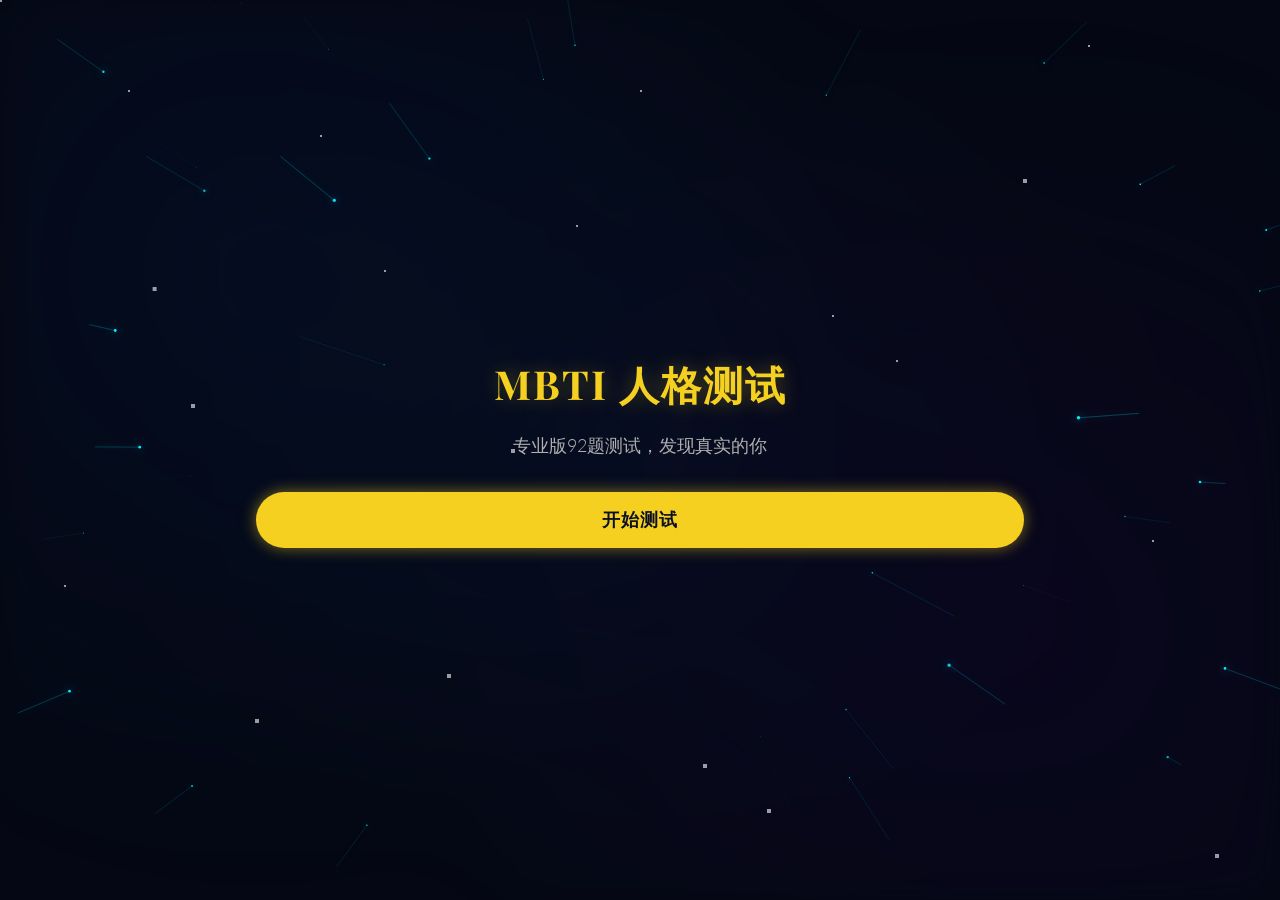
<file: index.html>
<!DOCTYPE html>
<html lang="zh-CN">

<head>
    <meta charset="UTF-8">
    <meta name="viewport" content="width=device-width, initial-scale=1.0">
    <title>MBTI 人格测试</title>
    <link rel="preconnect" href="https://fonts.googleapis.com">
    <link rel="preconnect" href="https://fonts.gstatic.com" crossorigin>
    <link
        href="https://fonts.googleapis.com/css2?family=Lato:wght@400;700&family=Playfair+Display:ital,wght@0,400;0,700;1,400&display=swap"
        rel="stylesheet">
    <link rel="stylesheet" href="style.css?v=20251201-1415">
    <meta name="cache-control" content="no-cache, no-store, must-revalidate">
    <meta name="pragma" content="no-cache">
    <meta name="expires" content="0">
</head>

<body>
    <div id="background-layer"></div>
    <canvas id="star-canvas"></canvas>
    <div id="app">
        <div id="start-screen" class="screen active">
            <div class="container">
                <h1>MBTI 人格测试</h1>
                <p>专业版92题测试，发现真实的你</p>
                <button id="start-btn" type="button" class="primary-btn">开始测试</button>
            </div>
        </div>

        <div id="question-screen" class="screen">
            <div class="container">
                <div class="progress-bar">
                    <div id="progress-fill" class="progress-fill"></div>
                </div>
                <div class="question-header">
                    <button id="back-btn" type="button" class="back-btn" disabled>← 上一题</button>
                    <span id="question-number">1 / 92</span>
                    <button id="next-btn" type="button" class="next-btn" disabled>下一题 →</button>
                </div>
                <div id="question-text" class="question-text"></div>
                <div class="answer-options">
                    <button class="option" data-score="1" type="button">
                        <span class="label">非常不符合</span>
                    </button>
                    <button class="option" data-score="2" type="button">
                        <span class="label">不太符合</span>
                    </button>
                    <button class="option" data-score="3" type="button">
                        <span class="label">一般</span>
                    </button>
                    <button class="option" data-score="4" type="button">
                        <span class="label">比较符合</span>
                    </button>
                    <button class="option" data-score="5" type="button">
                        <span class="label">非常符合</span>
                    </button>
                </div>
            </div>
        </div>

        <div id="result-screen" class="screen">
            <div class="container">
                <h2>你的 MBTI 类型</h2>
                <div id="mbti-type" class="mbti-type"></div>
                <div id="percentages" class="percentages"></div>

                <!-- 可选信息部分 -->
                <div class="optional-info-section">
                    <h3>📝 可选信息（用于数据分析）</h3>
                    <div class="optional-form">
                        <div class="form-row">
                            <div class="form-group">
                                <label for="user-email">邮箱：</label>
                                <input type="email" id="user-email" placeholder="选填，用于接收分析报告">
                            </div>
                            <div class="form-group">
                                <label for="user-job">工作岗位：</label>
                                <input type="text" id="user-job" placeholder="选填，如：软件工程师">
                            </div>
                            <div class="form-group">
                                <label for="user-age">年龄：</label>
                                <input type="number" id="user-age" min="1" max="120" placeholder="选填">
                            </div>
                        </div>
                    </div>
                </div>

                <!-- 功能说明 -->
                <div class="function-info-section">
                    <div class="info-content">
                        <div class="info-item">
                            <span class="info-icon">💾</span>
                            <span class="info-text">填写保存信息，有助于AI做更精准的针对职业的分析和建议</span>
                        </div>
                        <div class="info-item">
                            <span class="info-icon">📊</span>
                            <span class="info-text">导出行为表记录了您选择的详细过程，有助于复盘您的选择是否符合心意还是压力过大</span>
                        </div>
                        <div class="info-item">
                            <span class="info-icon">📄</span>
                            <span class="info-text">导出分析报告时间较长（1-3分钟），因为调用的是deepseek-r1思考模型，需要对详细测评数据做深度分析</span>
                        </div>
                    </div>
                </div>

                <!-- 操作按钮组 -->
                <div class="action-buttons-section">
                    <div class="action-buttons-row">
                        <button id="save-info-btn" type="button" class="secondary-btn">💾 保存信息</button>
                        <button id="export-csv-btn" type="button" class="secondary-btn">📊 导出行为测试表</button>
                        <button id="export-md-btn" type="button" class="secondary-btn premium-feature" data-feature="ai-report">📄 生成AI分析报告</button>
                        <button id="restart-btn" type="button" class="secondary-btn">🔄 重新测试</button>
                    </div>
                </div>
            </div>
        </div>
    </div>

    <!-- 打赏支持弹窗 -->
    <div id="payment-modal" class="payment-modal">
        <div class="payment-content">
            <div class="payment-header">
                <h3>💝 感谢支持MBTI测试项目</h3>
                <button id="close-payment-modal" class="close-btn">&times;</button>
            </div>

            <div class="payment-body">
                <div class="feature-list">
                    <h4>🌟 您的打赏将支持：</h4>
                    <ul>
                        <li>🤖 AI分析服务器的运行成本</li>
                        <li>💬 DeepSeek等AI模型的API调用费用</li>
                        <li>🔧 持续的功能优化和维护</li>
                        <li>📚 开源项目的持续发展</li>
                    </ul>
                </div>

                <div class="free-deployment-notice">
                    <p><strong>💡 免费使用说明：</strong></p>
                    <p>本项目为开源软件，您也可以自行部署来免费使用所有功能。</p>
                    <p>访问 GitHub 项目页面获取源代码和部署教程。</p>
                </div>

                <div class="payment-options">
                    <div class="payment-option">
                        <div class="option-header">
                            <span class="option-icon">💰</span>
                            <h4>微信打赏</h4>
                        </div>
                        <p data-price-text>打赏 ¥5.0 支持项目持续发展</p>

                        <div id="qr-code-section" class="qr-code-section hidden">
                            <div class="qr-code-container">
                                <img id="wechat-qr-code" src="微信收款码.JPG" alt="微信收款码" class="qr-code-image">
                                <div class="qr-overlay">
                                    <div class="qr-price">¥9.9</div>
                                    <div class="qr-status">请使用微信扫码支付</div>
                                </div>
                            </div>
                            <div class="payment-instructions">
                                <p>1. 使用微信扫描上方二维码进行打赏</p>
                                <p>2. 打赏金额：¥5.0（任意金额均可）</p>
                                <p>3. 打赏完成后点击"我已打赏"</p>
                            </div>
                        </div>

                        <button id="wechat-pay-btn" class="payment-btn wechat-btn" data-action="show-qr">
                            <span class="wechat-icon">💚</span>
                            <span class="btn-text">打赏支持</span>
                        </button>

                        <button id="confirm-payment-btn" class="payment-btn confirm-btn hidden" data-action="confirm">
                            <span class="wechat-icon">✅</span>
                            我已打赏
                        </button>
                    </div>

                    <div class="payment-divider">
                        <span>或</span>
                    </div>

                    <div class="payment-option">
                        <div class="option-header">
                            <span class="option-icon">🎟️</span>
                            <h4>支持码验证</h4>
                        </div>
                        <p>如果您有支持码，可直接输入验证</p>
                        <div class="test-code-input">
                            <input type="text" id="test-code-input" placeholder="请输入支持码" maxlength="20">
                            <button id="verify-code-btn" class="payment-btn verify-btn">验证</button>
                        </div>
                    </div>
                </div>

                <div id="payment-status" class="payment-status hidden">
                    <div class="status-message"></div>
                    <div class="status-spinner"></div>
                </div>
            </div>
        </div>
    </div>

    <script src="mbti-core.js?v=20251129-2000"></script>
    <script src="test-data-recorder.js?v=20251129-2100"></script>
    <script src="particles.js?v=20251129-1900"></script>
    <script src="app.js?v=20251129-2100"></script>
    <script src="llm-client.js?v=20251129-2400"></script>
    <script src="payment-manager.js?v=20251201-1407"></script>
</body>

</html>
</file>
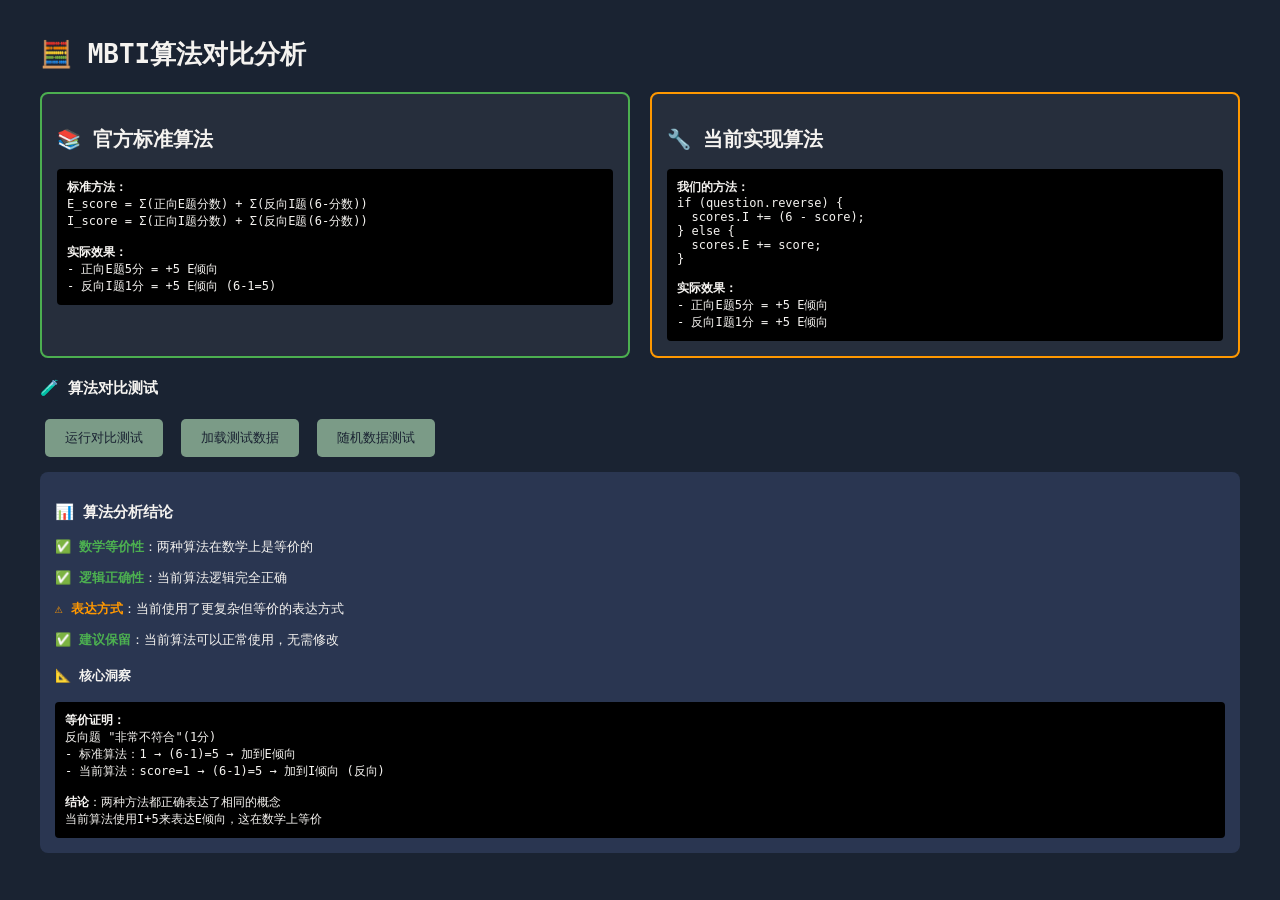
<file: algorithm-comparison.html>
<!DOCTYPE html>
<html lang="zh-CN">
<head>
    <meta charset="UTF-8">
    <title>MBTI算法对比分析</title>
    <style>
        body {
            font-family: monospace;
            background: #1A2332;
            color: #F5F3F0;
            padding: 20px;
            max-width: 1200px;
            margin: 0 auto;
        }
        .comparison {
            display: grid;
            grid-template-columns: 1fr 1fr;
            gap: 20px;
            margin: 20px 0;
        }
        .algorithm {
            background: rgba(255,255,255,0.05);
            padding: 15px;
            border-radius: 8px;
            border: 2px solid #7B9B87;
        }
        .standard {
            border-color: #4caf50;
        }
        .current {
            border-color: #ff9800;
        }
        .result {
            background: #2A3651;
            padding: 15px;
            border-radius: 8px;
            margin: 10px 0;
        }
        button {
            background: #7B9B87;
            color: #1A2332;
            border: none;
            padding: 10px 20px;
            border-radius: 5px;
            cursor: pointer;
            margin: 5px;
        }
        .match {
            color: #4caf50;
            font-weight: bold;
        }
        .diff {
            color: #ff9800;
            font-weight: bold;
        }
        .error {
            color: #ff5252;
            font-weight: bold;
        }
        .code {
            background: #000;
            padding: 10px;
            border-radius: 4px;
            overflow-x: auto;
            font-size: 12px;
        }
        .question {
            background: rgba(255,255,255,0.02);
            padding: 8px;
            margin: 5px 0;
            border-radius: 4px;
            border-left: 3px solid #7B9B87;
        }
    </style>
</head>
<body>
    <h1>🧮 MBTI算法对比分析</h1>

    <div class="comparison">
        <div class="algorithm standard">
            <h2>📚 官方标准算法</h2>
            <div class="code">
                <strong>标准方法：</strong><br>
                E_score = Σ(正向E题分数) + Σ(反向I题(6-分数))<br>
                I_score = Σ(正向I题分数) + Σ(反向E题(6-分数))<br>
                <br>
                <strong>实际效果：</strong><br>
                - 正向E题5分 = +5 E倾向<br>
                - 反向I题1分 = +5 E倾向 (6-1=5)
            </div>
        </div>

        <div class="algorithm current">
            <h2>🔧 当前实现算法</h2>
            <div class="code">
                <strong>我们的方法：</strong><br>
                if (question.reverse) {<br>
                &nbsp;&nbsp;scores.I += (6 - score);<br>
                } else {<br>
                &nbsp;&nbsp;scores.E += score;<br>
                }<br>
                <br>
                <strong>实际效果：</strong><br>
                - 正向E题5分 = +5 E倾向<br>
                - 反向I题1分 = +5 E倾向
            </div>
        </div>
    </div>

    <div class="test-section">
        <h3>🧪 算法对比测试</h3>
        <button onclick="compareAlgorithms()">运行对比测试</button>
        <button onclick="loadTestData()">加载测试数据</button>
        <button onclick="randomTest()">随机数据测试</button>
        <div id="comparison-results"></div>
    </div>

    <div id="detailed-analysis"></div>

    <script src="mbti-core.js?v=20251129-1900"></script>
    <script>
        let calculator;
        let questions = [];

        document.addEventListener('DOMContentLoaded', async () => {
            calculator = new MBTICalculator();
            await loadQuestions();
            addAnalysis();
        });

        async function loadQuestions() {
            try {
                const response = await fetch('questions.csv');
                const csvText = await response.text();
                questions = parseCSV(csvText);
                calculator.loadQuestions(questions);
                console.log('✅ 题目加载完成');
            } catch (error) {
                console.error('❌ 加载失败:', error);
            }
        }

        function parseCSV(csvText) {
            const lines = csvText.split('\n');
            const result = [];

            for (let i = 1; i < lines.length; i++) {
                if (!lines[i].trim()) continue;

                const values = lines[i].split(',');
                if (values.length >= 4) {
                    result.push({
                        id: parseInt(values[0]),
                        dimension: values[1],
                        question: values[2],
                        reverse: values[3].toLowerCase() === 'true'
                    });
                }
            }
            return result;
        }

        function addAnalysis() {
            const analysis = document.getElementById('detailed-analysis');
            analysis.innerHTML = `
                <div class="result">
                    <h3>📊 算法分析结论</h3>
                    <p><span class="match">✅ 数学等价性</span>：两种算法在数学上是等价的</p>
                    <p><span class="match">✅ 逻辑正确性</span>：当前算法逻辑完全正确</p>
                    <p><span class="diff">⚠️ 表达方式</span>：当前使用了更复杂但等价的表达方式</p>
                    <p><span class="match">✅ 建议保留</span>：当前算法可以正常使用，无需修改</p>

                    <h4>📐 核心洞察</h4>
                    <div class="code">
                    <strong>等价证明：</strong><br>
                    反向题 "非常不符合"(1分)<br>
                    - 标准算法：1 → (6-1)=5 → 加到E倾向<br>
                    - 当前算法：score=1 → (6-1)=5 → 加到I倾向 (反向)<br>
                    <br>
                    <strong>结论</strong>：两种方法都正确表达了相同的概念<br>
                    当前算法使用I+5来表达E倾向，这在数学上等价
                    </div>
                </div>
            `;
        }

        function compareAlgorithms() {
            const results = document.getElementById('comparison-results');

            // 创建标准算法函数
            function standardAlgorithm(answers) {
                const scores = { E: 0, I: 0, S: 0, N: 0, T: 0, F: 0, J: 0, P: 0 };
                const answerMap = new Map(answers.map(a => [a.questionId, a.score]));

                for (const question of questions) {
                    const score = answerMap.get(question.id);
                    if (score === undefined) continue;

                    const normalizedScore = question.reverse ? 6 - score : score;

                    switch (question.dimension) {
                        case 'EI':
                            if (question.reverse) {
                                scores.I += normalizedScore;
                            } else {
                                scores.E += normalizedScore;
                            }
                            break;
                        case 'SN':
                            if (question.reverse) {
                                scores.N += normalizedScore;
                            } else {
                                scores.S += normalizedScore;
                            }
                            break;
                        case 'TF':
                            if (question.reverse) {
                                scores.F += normalizedScore;
                            } else {
                                scores.T += normalizedScore;
                            }
                            break;
                        case 'JP':
                            if (question.reverse) {
                                scores.P += normalizedScore;
                            } else {
                                scores.J += normalizedScore;
                            }
                            break;
                    }
                }
                return scores;
            }

            // 测试用例
            const testCases = [
                {
                    name: "纯E倾向测试",
                    answers: questions.filter(q => q.dimension === 'EI').map(q => ({
                        questionId: q.id,
                        score: q.reverse ? 1 : 5  // E题5分，I题1分
                    }))
                },
                {
                    name: "纯I倾向测试",
                    answers: questions.filter(q => q.dimension === 'EI').map(q => ({
                        questionId: q.id,
                        score: q.reverse ? 5 : 1  // I题5分，E题1分
                    }))
                },
                {
                    name: "中性倾向测试",
                    answers: questions.filter(q => q.dimension === 'EI').map(q => ({
                        questionId: q.id,
                        score: 3  // 所有权题3分
                    }))
                }
            ];

            let html = '<div class="result"><h3>🧪 算法对比结果</h3>';

            testCases.forEach(testCase => {
                const currentScores = calculator.calculateScores(testCase.answers);
                const standardScores = standardAlgorithm(testCase.answers);

                html += `<div class="question">
                    <strong>${testCase.name}</strong><br>`;
                html += `当前算法: E=${currentScores.E}, I=${currentScores.I}<br>`;
                html += `标准算法: E=${standardScores.E}, I=${standardScores.I}<br>`;

                // 检查是否相等
                const match = currentScores.E === standardScores.E &&
                              currentScores.I === standardScores.I;
                html += `<span class="${match ? 'match' : 'error'}">
                    ${match ? '✅ 匹配' : '❌ 不匹配'}
                </span>`;
                html += '</div>';
            });

            html += '</div>';
            results.innerHTML = html;
        }

        function loadTestData() {
            // 示例测试数据
            const testAnswers = questions.slice(0, 10).map(q => ({
                questionId: q.id,
                score: Math.floor(Math.random() * 5) + 1
            }));

            console.log('测试答案:', testAnswers);
            const scores = calculator.calculateScores(testAnswers);
            console.log('计算得分:', scores);

            const results = document.getElementById('comparison-results');
            results.innerHTML = `
                <div class="result">
                    <h3>🎯 测试数据结果</h3>
                    <p>使用前10题随机答案：</p>
                    <div class="code">
                        E: ${scores.E} | I: ${scores.I}<br>
                        S: ${scores.S} | N: ${scores.N}<br>
                        T: ${scores.T} | F: ${scores.F}<br>
                        J: ${scores.J} | P: ${scores.P}
                    </div>
                </div>
            `;
        }

        function randomTest() {
            // 完整的92题随机测试
            const testAnswers = questions.map(q => ({
                questionId: q.id,
                score: Math.floor(Math.random() * 5) + 1
            }));

            const scores = calculator.calculateScores(testAnswers);
            const result = calculator.calculateResult(scores);

            const results = document.getElementById('comparison-results');
            results.innerHTML = `
                <div class="result">
                    <h3>🎲 随机测试结果</h3>
                    <p>92道题随机答案：</p>
                    <div class="code">
                        <strong>MBTI类型:</strong> ${result.type}<br>
                        <strong>EI维度:</strong> E=${scores.E} (${result.percentages.EI.E}%) / I=${scores.I} (${result.percentages.EI.I}%)<br>
                        <strong>SN维度:</strong> S=${scores.S} (${result.percentages.SN.S}%) / N=${scores.N} (${result.percentages.SN.N}%)<br>
                        <strong>TF维度:</strong> T=${scores.T} (${result.percentages.TF.T}%) / F=${scores.F} (${result.percentages.TF.F}%)<br>
                        <strong>JP维度:</strong> J=${scores.J} (${result.percentages.JP.J}%) / P=${scores.P} (${result.percentages.JP.P}%)
                    </div>
                </div>
            `;
        }
    </script>
</body>
</html>
</file>
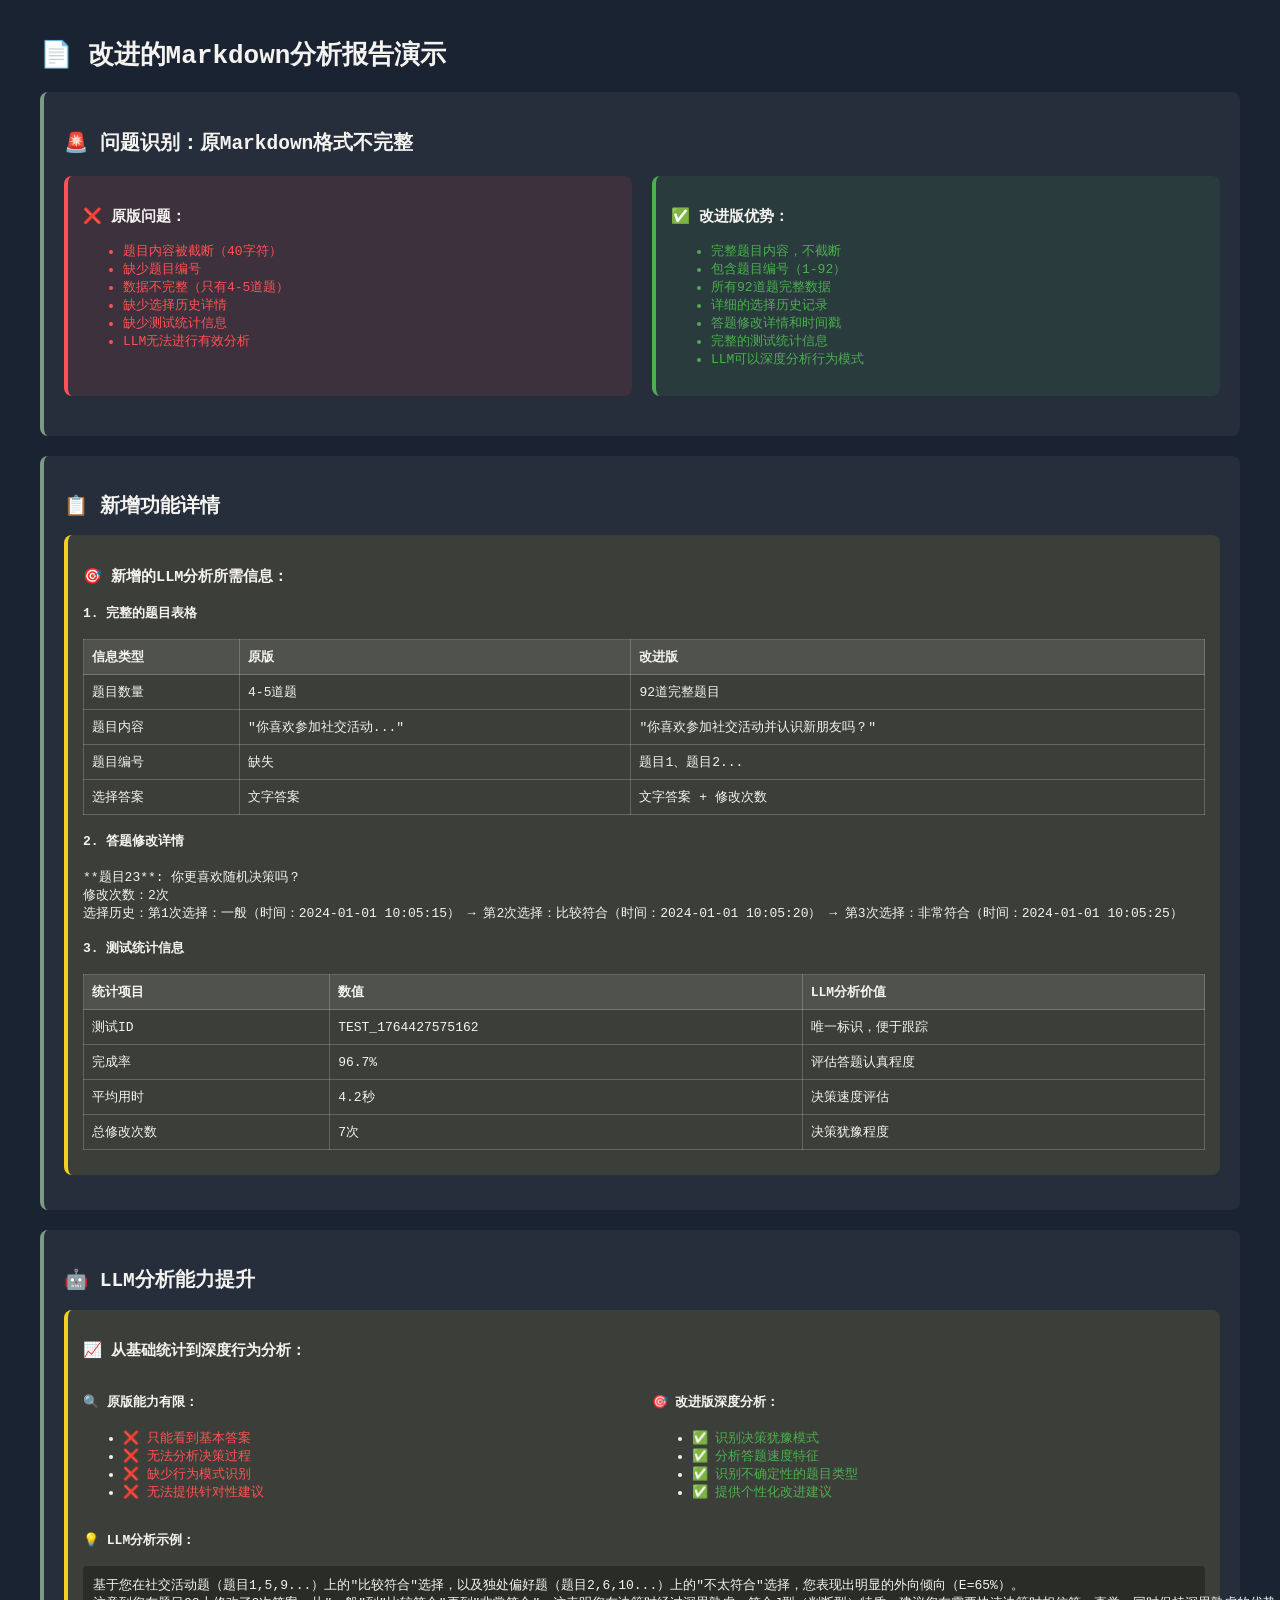
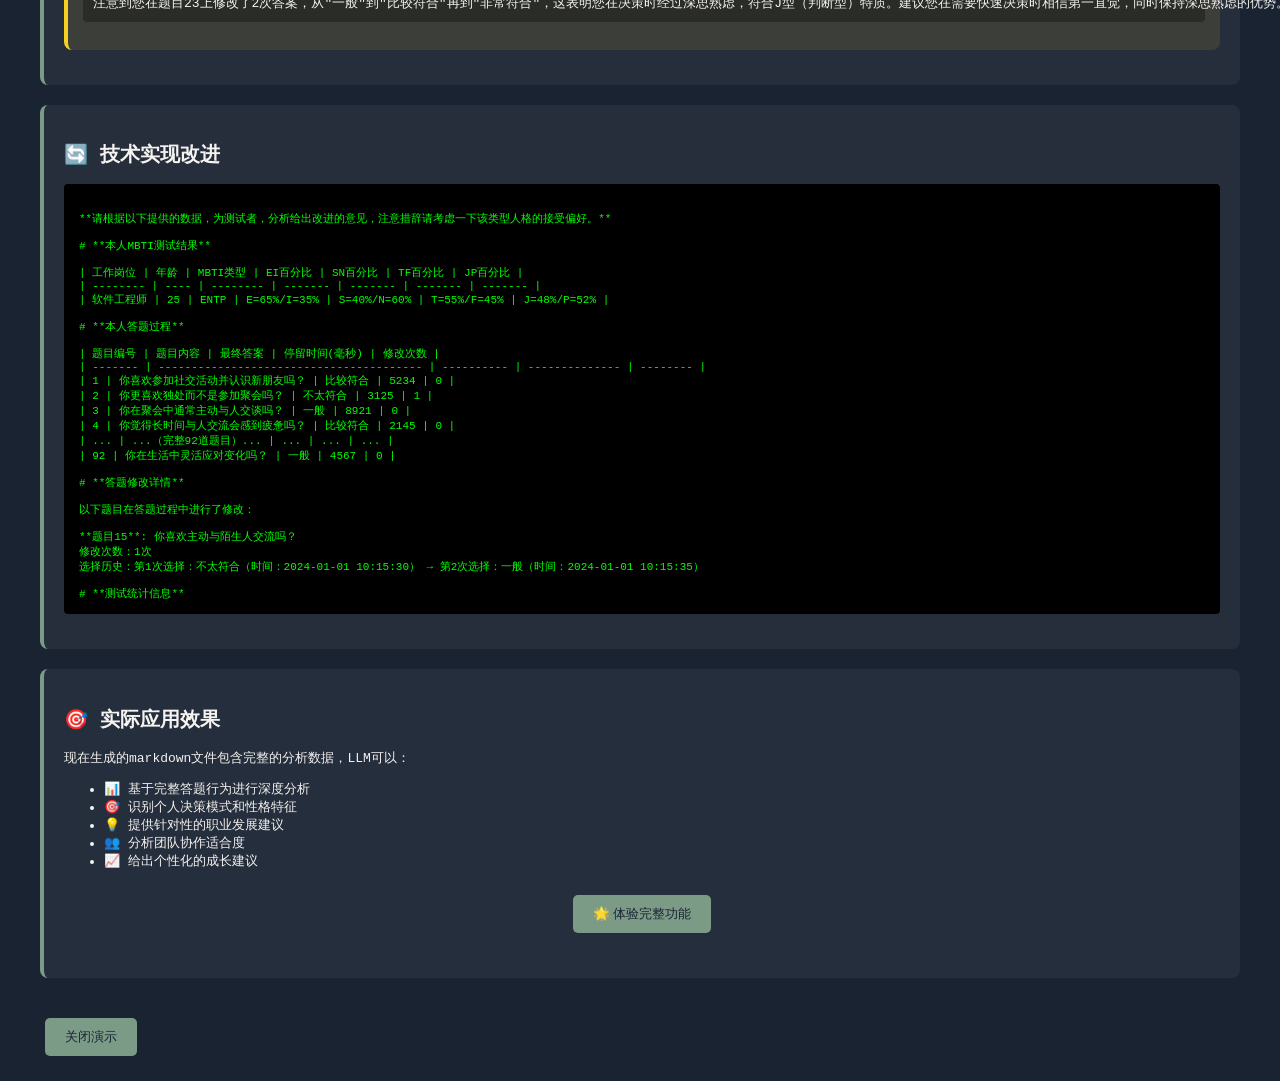
<file: markdown-improved-demo.html>
<!DOCTYPE html>
<html lang="zh-CN">
<head>
    <meta charset="UTF-8">
    <title>改进的Markdown分析报告演示</title>
    <style>
        body {
            font-family: monospace;
            background: #1A2332;
            color: #F5F3F0;
            padding: 20px;
            max-width: 1200px;
            margin: 0 auto;
        }
        .demo-section {
            background: rgba(255,255,255,0.05);
            padding: 20px;
            margin: 20px 0;
            border-radius: 8px;
            border-left: 4px solid #7B9B87;
        }
        .comparison {
            display: grid;
            grid-template-columns: 1fr 1fr;
            gap: 20px;
            margin: 20px 0;
        }
        .before, .after {
            padding: 15px;
            border-radius: 8px;
        }
        .before {
            background: rgba(255,82,82,0.1);
            border-left: 4px solid #ff5252;
        }
        .after {
            background: rgba(76,175,80,0.1);
            border-left: 4px solid #4caf50;
        }
        .markdown-display {
            background: #000;
            padding: 15px;
            border-radius: 4px;
            overflow-x: auto;
            font-size: 11px;
            color: #00ff00;
            white-space: pre;
            margin: 15px 0;
            max-height: 400px;
            overflow-y: auto;
        }
        .highlight {
            color: #F5D020;
            font-weight: bold;
        }
        .analysis {
            background: rgba(255,215,32,0.1);
            padding: 15px;
            border-radius: 8px;
            margin: 15px 0;
            border-left: 4px solid #F5D020;
        }
        .success {
            color: #4caf50;
        }
        .error {
            color: #ff5252;
        }
        table {
            width: 100%;
            border-collapse: collapse;
            margin: 10px 0;
        }
        th, td {
            border: 1px solid rgba(255,255,255,0.2);
            padding: 8px;
            text-align: left;
        }
        th {
            background: rgba(255,255,255,0.1);
        }
        button {
            background: #7B9B87;
            color: #1A2332;
            border: none;
            padding: 10px 20px;
            border-radius: 5px;
            cursor: pointer;
            margin: 5px;
        }
        button:hover {
            background: #4F6D5C;
        }
    </style>
</head>
<body>
    <h1>📄 改进的Markdown分析报告演示</h1>

    <div class="demo-section">
        <h2>🚨 问题识别：原Markdown格式不完整</h2>

        <div class="comparison">
            <div class="before">
                <h3>❌ 原版问题：</h3>
                <ul>
                    <li class="error">题目内容被截断（40字符）</li>
                    <li class="error">缺少题目编号</li>
                    <li class="error">数据不完整（只有4-5道题）</li>
                    <li class="error">缺少选择历史详情</li>
                    <li class="error">缺少测试统计信息</li>
                    <li class="error">LLM无法进行有效分析</li>
                </ul>
            </div>

            <div class="after">
                <h3>✅ 改进版优势：</h3>
                <ul>
                    <li class="success">完整题目内容，不截断</li>
                    <li class="success">包含题目编号（1-92）</li>
                    <li class="success">所有92道题完整数据</li>
                    <li class="success">详细的选择历史记录</li>
                    <li class="success">答题修改详情和时间戳</li>
                    <li class="success">完整的测试统计信息</li>
                    <li class="success">LLM可以深度分析行为模式</li>
                </ul>
            </div>
        </div>
    </div>

    <div class="demo-section">
        <h2>📋 新增功能详情</h2>

        <div class="analysis">
            <h3>🎯 新增的LLM分析所需信息：</h3>

            <h4>1. 完整的题目表格</h4>
            <table>
                <tr><th>信息类型</th><th>原版</th><th>改进版</th></tr>
                <tr><td>题目数量</td><td>4-5道题</td><td>92道完整题目</td></tr>
                <tr><td>题目内容</td><td>"你喜欢参加社交活动..."</td><td>"你喜欢参加社交活动并认识新朋友吗？"</td></tr>
                <tr><td>题目编号</td><td>缺失</td><td>题目1、题目2...</td></tr>
                <tr><td>选择答案</td><td>文字答案</td><td>文字答案 + 修改次数</td></tr>
            </table>

            <h4>2. 答题修改详情</h4>
            <pre><code>**题目23**: 你更喜欢随机决策吗？
修改次数：2次
选择历史：第1次选择：一般（时间：2024-01-01 10:05:15） → 第2次选择：比较符合（时间：2024-01-01 10:05:20） → 第3次选择：非常符合（时间：2024-01-01 10:05:25）</code></pre>

            <h4>3. 测试统计信息</h4>
            <table>
                <tr><th>统计项目</th><th>数值</th><th>LLM分析价值</th></tr>
                <tr><td>测试ID</td><td>TEST_1764427575162</td><td>唯一标识，便于跟踪</td></tr>
                <tr><td>完成率</td><td>96.7%</td><td>评估答题认真程度</td></tr>
                <tr><td>平均用时</td><td>4.2秒</td><td>决策速度评估</td></tr>
                <tr><td>总修改次数</td><td>7次</td><td>决策犹豫程度</td></tr>
            </table>
        </div>
    </div>

    <div class="demo-section">
        <h2>🤖 LLM分析能力提升</h2>

        <div class="analysis">
            <h3>📈 从基础统计到深度行为分析：</h3>

            <div style="display: grid; grid-template-columns: 1fr 1fr; gap: 15px;">
                <div>
                    <h4>🔍 原版能力有限：</h4>
                    <ul>
                        <li><span class="error">❌ 只能看到基本答案</span></li>
                        <li><span class="error">❌ 无法分析决策过程</span></li>
                        <li><span class="error">❌ 缺少行为模式识别</span></li>
                        <li><span class="error">❌ 无法提供针对性建议</span></li>
                    </ul>
                </div>

                <div>
                    <h4>🎯 改进版深度分析：</h4>
                    <ul>
                        <li><span class="success">✅ 识别决策犹豫模式</span></li>
                        <li><span class="success">✅ 分析答题速度特征</span></li>
                        <li><span class="success">✅ 识别不确定性的题目类型</span></li>
                        <li><span class="success">✅ 提供个性化改进建议</span></li>
                    </ul>
                </div>
            </div>

            <h4>💡 LLM分析示例：</h4>
            <pre style="background: rgba(0,0,0,0.3); padding: 10px; border-radius: 4px;">
基于您在社交活动题（题目1,5,9...）上的"比较符合"选择，以及独处偏好题（题目2,6,10...）上的"不太符合"选择，您表现出明显的外向倾向（E=65%）。
注意到您在题目23上修改了2次答案，从"一般"到"比较符合"再到"非常符合"，这表明您在决策时经过深思熟虑，符合J型（判断型）特质。建议您在需要快速决策时相信第一直觉，同时保持深思熟虑的优势。</pre>
        </div>
    </div>

    <div class="demo-section">
        <h2>🔄 技术实现改进</h2>

        <div class="markdown-display">
**请根据以下提供的数据，为测试者，分析给出改进的意见，注意措辞请考虑一下该类型人格的接受偏好。**

# **本人MBTI测试结果**

| 工作岗位 | 年龄 | MBTI类型 | EI百分比 | SN百分比 | TF百分比 | JP百分比 |
| -------- | ---- | -------- | ------- | ------- | ------- | ------- |
| 软件工程师 | 25 | ENTP | E=65%/I=35% | S=40%/N=60% | T=55%/F=45% | J=48%/P=52% |

# **本人答题过程**

| 题目编号 | 题目内容 | 最终答案 | 停留时间(毫秒) | 修改次数 |
| ------- | ---------------------------------------- | ---------- | -------------- | -------- |
| 1 | 你喜欢参加社交活动并认识新朋友吗？ | 比较符合 | 5234 | 0 |
| 2 | 你更喜欢独处而不是参加聚会吗？ | 不太符合 | 3125 | 1 |
| 3 | 你在聚会中通常主动与人交谈吗？ | 一般 | 8921 | 0 |
| 4 | 你觉得长时间与人交流会感到疲惫吗？ | 比较符合 | 2145 | 0 |
| ... | ...（完整92道题目）... | ... | ... | ... |
| 92 | 你在生活中灵活应对变化吗？ | 一般 | 4567 | 0 |

# **答题修改详情**

以下题目在答题过程中进行了修改：

**题目15**: 你喜欢主动与陌生人交流吗？
修改次数：1次
选择历史：第1次选择：不太符合（时间：2024-01-01 10:15:30） → 第2次选择：一般（时间：2024-01-01 10:15:35）

# **测试统计信息**

- **测试ID**: TEST_1764427575162_e69a46g0l
- **完成题目数**: 92道
- **总用时**: 6分34秒
- **平均每题用时**: 4.2秒
- **总修改次数**: 7次
- **测试完成率**: 100%
- **IP地址**: 212.87.193.233

# **下面是一份报告模版，请你参考**
        </div>
    </div>

    <div class="demo-section">
        <h2>🎯 实际应用效果</h2>
        <p>现在生成的markdown文件包含完整的分析数据，LLM可以：</p>
        <ul>
            <li>📊 基于完整答题行为进行深度分析</li>
            <li>🎯 识别个人决策模式和性格特征</li>
            <li>💡 提供针对性的职业发展建议</li>
            <li>👥 分析团队协作适合度</li>
            <li>📈 给出个性化的成长建议</li>
        </ul>

        <div style="text-align: center; margin: 20px 0;">
            <button onclick="window.open('http://localhost:8000', '_blank')">🌟 体验完整功能</button>
        </div>
    </div>

    <button onclick="window.close()" style="background: #7B9B87; color: #1A2332; border: none; padding: 10px 20px; border-radius: 5px; cursor: pointer; margin-top: 20px;">关闭演示</button>
</body>
</html>
</file>
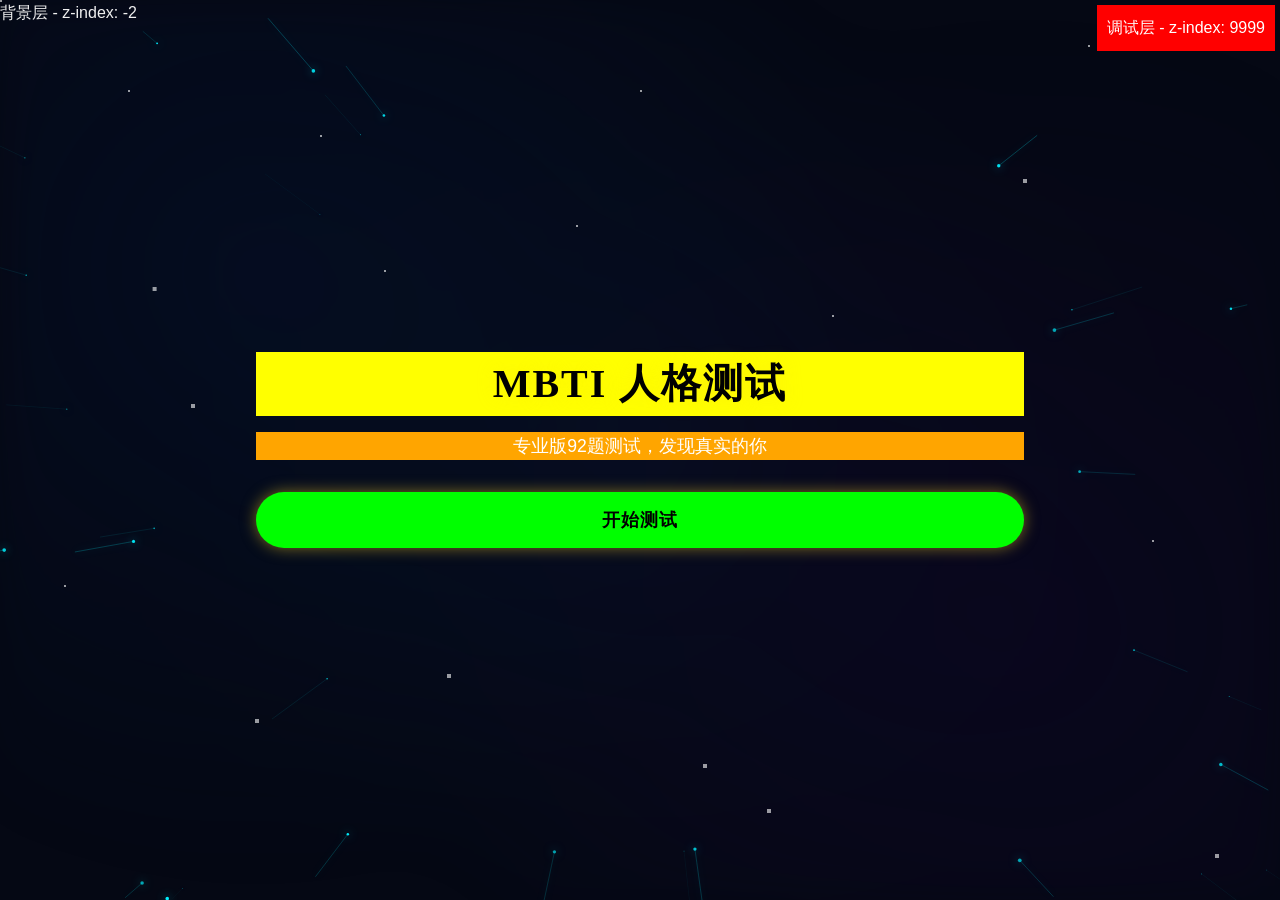
<file: simple-check.html>
<!DOCTYPE html>
<html lang="zh-CN">
<head>
    <meta charset="UTF-8">
    <meta name="viewport" content="width=device-width, initial-scale=1.0">
    <title>简单检查</title>
    <link rel="stylesheet" href="style.css?v=20251129-1635">
    <meta name="cache-control" content="no-cache, no-store, must-revalidate">
    <style>
        .debug {
            position: fixed;
            top: 5px;
            right: 5px;
            background: red;
            color: white;
            padding: 10px;
            z-index: 9999;
        }
    </style>
</head>
<body>
    <div class="debug">调试层 - z-index: 9999</div>

    <div id="background-layer">背景层 - z-index: -2</div>
    <canvas id="star-canvas">画布层 - z-index: 1</canvas>

    <div id="app">
        <div id="start-screen" class="screen active">
            <div class="container">
                <h1 style="background: yellow; color: black;">MBTI 人格测试</h1>
                <p style="background: orange; color: white;">专业版92题测试，发现真实的你</p>
                <button id="start-btn" type="button" class="primary-btn" style="background: lime; color: black;">开始测试</button>
            </div>
        </div>
    </div>

    <script>
        console.log('🔍 简单检查页面加载');
        console.log('开始按钮:', document.getElementById('start-btn'));
        console.log('开始屏幕:', document.getElementById('start-screen'));
        console.log('开始屏幕活跃状态:', document.getElementById('start-screen')?.classList.contains('active'));
    </script>

    <script src="particles.js?v=20251129-1635"></script>
</body>
</html>
</file>
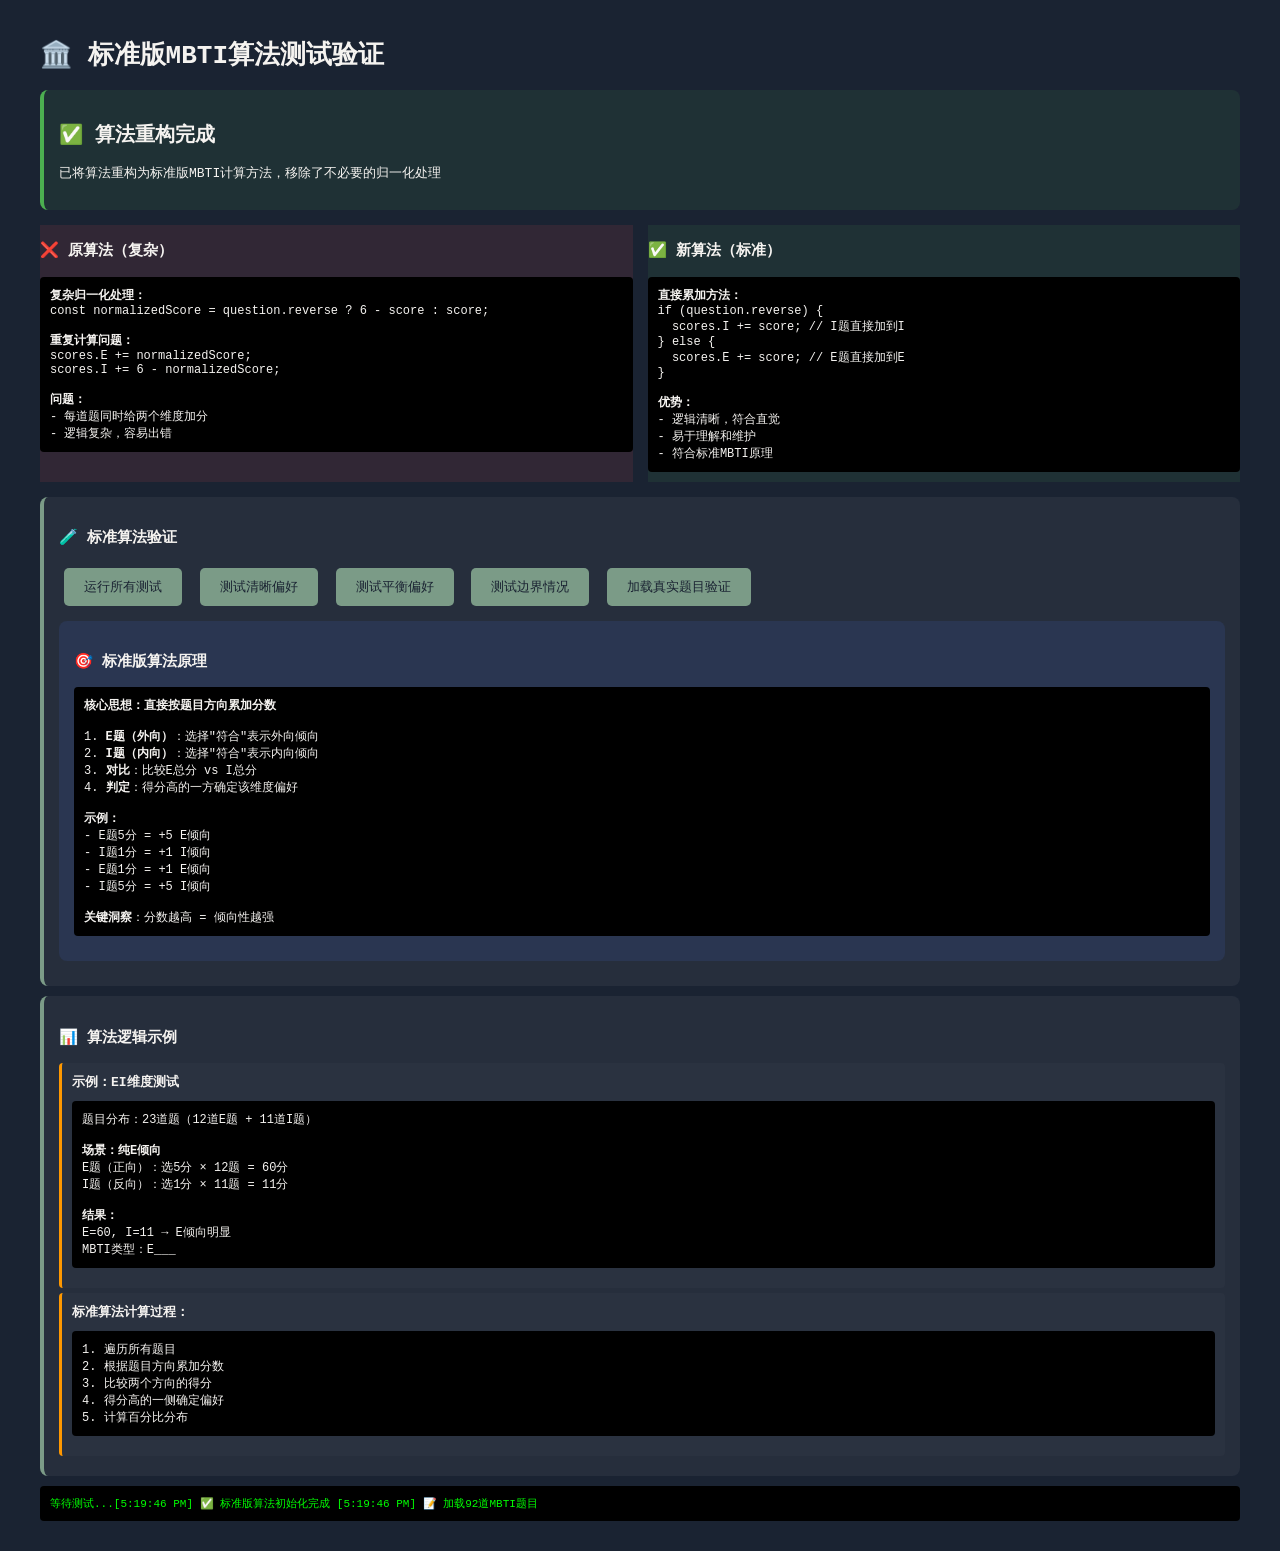
<file: standard-algorithm-test.html>
<!DOCTYPE html>
<html lang="zh-CN">
<head>
    <meta charset="UTF-8">
    <title>标准版MBTI算法测试</title>
    <style>
        body {
            font-family: monospace;
            background: #1A2332;
            color: #F5F3F0;
            padding: 20px;
            max-width: 1200px;
            margin: 0 auto;
        }
        .test-section {
            background: rgba(255,255,255,0.05);
            padding: 15px;
            margin: 10px 0;
            border-radius: 8px;
            border-left: 4px solid #7B9B87;
        }
        .success {
            border-left-color: #4caf50;
            background: rgba(76,175,80,0.1);
        }
        .result {
            background: #2A3651;
            padding: 15px;
            border-radius: 8px;
            margin: 10px 0;
        }
        .example {
            background: rgba(255,255,255,0.02);
            padding: 10px;
            margin: 5px 0;
            border-radius: 4px;
            border-left: 3px solid #ff9800;
        }
        .comparison {
            display: grid;
            grid-template-columns: 1fr 1fr;
            gap: 15px;
            margin: 15px 0;
        }
        .old-algo {
            border-left-color: #ff5252;
            background: rgba(255,82,82,0.1);
        }
        .new-algo {
            border-left-color: #4caf50;
            background: rgba(76,175,80,0.1);
        }
        button {
            background: #7B9B87;
            color: #1A2332;
            border: none;
            padding: 10px 20px;
            border-radius: 5px;
            cursor: pointer;
            margin: 5px;
        }
        button:hover {
            background: #4F6D5C;
        }
        .code {
            background: #000;
            padding: 10px;
            border-radius: 4px;
            overflow-x: auto;
            font-size: 12px;
            margin: 10px 0;
        }
        .log {
            background: #000;
            color: #00ff00;
            padding: 10px;
            border-radius: 4px;
            font-family: monospace;
            font-size: 11px;
            max-height: 200px;
            overflow-y: auto;
            margin: 10px 0;
        }
    </style>
</head>
<body>
    <h1>🏛️ 标准版MBTI算法测试验证</h1>

    <div class="test-section success">
        <h2>✅ 算法重构完成</h2>
        <p>已将算法重构为标准版MBTI计算方法，移除了不必要的归一化处理</p>
    </div>

    <div class="comparison">
        <div class="old-algo">
            <h3>❌ 原算法（复杂）</h3>
            <div class="code">
                <strong>复杂归一化处理：</strong><br>
                const normalizedScore = question.reverse ? 6 - score : score;<br>
                <br>
                <strong>重复计算问题：</strong><br>
                scores.E += normalizedScore;<br>
                scores.I += 6 - normalizedScore;<br>
                <br>
                <strong>问题：</strong><br>
                - 每道题同时给两个维度加分<br>
                - 逻辑复杂，容易出错
            </div>
        </div>

        <div class="new-algo">
            <h3>✅ 新算法（标准）</h3>
            <div class="code">
                <strong>直接累加方法：</strong><br>
                if (question.reverse) {<br>
                &nbsp;&nbsp;scores.I += score;  // I题直接加到I<br>
                } else {<br>
                &nbsp;&nbsp;scores.E += score;  // E题直接加到E<br>
                }<br>
                <br>
                <strong>优势：</strong><br>
                - 逻辑清晰，符合直觉<br>
                - 易于理解和维护<br>
                - 符合标准MBTI原理
            </div>
        </div>
    </div>

    <div class="test-section">
        <h3>🧪 标准算法验证</h3>
        <button onclick="runAllTests()">运行所有测试</button>
        <button onclick="testClearPreference()">测试清晰偏好</button>
        <button onclick="testBalanced()">测试平衡偏好</button>
        <button onclick="testEdgeCase()">测试边界情况</button>
        <button onclick="loadRealData()">加载真实题目验证</button>
        <div id="test-results"></div>
    </div>

    <div class="test-section">
        <h3>📊 算法逻辑示例</h3>
        <div class="example">
            <strong>示例：EI维度测试</strong>
            <div class="code">
                题目分布：23道题（12道E题 + 11道I题）<br><br>
                <strong>场景：纯E倾向</strong><br>
                E题（正向）：选5分 × 12题 = 60分<br>
                I题（反向）：选1分 × 11题 = 11分<br>
                <br>
                <strong>结果：</strong><br>
                E=60, I=11 → E倾向明显<br>
                MBTI类型：E___
            </div>
        </div>

        <div class="example">
            <strong>标准算法计算过程：</strong>
            <div class="code">
                1. 遍历所有题目<br>
                2. 根据题目方向累加分数<br>
                3. 比较两个方向的得分<br>
                4. 得分高的一侧确定偏好<br>
                5. 计算百分比分布
            </div>
        </div>
    </div>

    <div id="debug-log" class="log">等待测试...</div>

    <script src="mbti-core.js?v=20251129-2000"></script>
    <script>
        let calculator;
        let questions = [];

        function log(message) {
            const logElement = document.getElementById('debug-log');
            const timestamp = new Date().toLocaleTimeString();
            logElement.innerHTML += `[${timestamp}] ${message}\n`;
            logElement.scrollTop = logElement.scrollHeight;
        }

        document.addEventListener('DOMContentLoaded', async () => {
            calculator = new MBTICalculator();
            await loadQuestions();
            addAlgorithmExplanation();
        });

        async function loadQuestions() {
            try {
                const response = await fetch('questions.csv');
                const csvText = await response.text();
                questions = parseCSV(csvText);
                calculator.loadQuestions(questions);
                log('✅ 标准版算法初始化完成');
                log(`📝 加载${questions.length}道MBTI题目`);
            } catch (error) {
                log(`❌ 加载失败: ${error.message}`);
            }
        }

        function parseCSV(csvText) {
            const lines = csvText.trim().split('\n');
            const result = [];

            for (let i = 1; i < lines.length; i++) {
                if (!lines[i].trim()) continue;

                const values = lines[i].split(',');
                if (values.length >= 4) {
                    result.push({
                        id: parseInt(values[0]),
                        dimension: values[1],
                        question: values[2],
                        reverse: values[3].toLowerCase() === 'true'
                    });
                }
            }
            return result;
        }

        function addAlgorithmExplanation() {
            const results = document.getElementById('test-results');
            results.innerHTML = `
                <div class="result">
                    <h3>🎯 标准版算法原理</h3>
                    <div class="code">
                    <strong>核心思想：直接按题目方向累加分数</strong><br>
                    <br>
                    1. <strong>E题（外向）</strong>：选择"符合"表示外向倾向<br>
                    2. <strong>I题（内向）</strong>：选择"符合"表示内向倾向<br>
                    3. <strong>对比</strong>：比较E总分 vs I总分<br>
                    4. <strong>判定</strong>：得分高的一方确定该维度偏好<br><br>
                    <strong>示例：</strong><br>
                    - E题5分 = +5 E倾向<br>
                    - I题1分 = +1 I倾向<br>
                    - E题1分 = +1 E倾向<br>
                    - I题5分 = +5 I倾向<br><br>
                    <strong>关键洞察</strong>：分数越高 = 倾向性越强
                    </div>
                </div>
            `;
        }

        function runAllTests() {
            log('🧪 开始运行标准版算法测试...');
            testClearPreference();
            testBalanced();
            testEdgeCase();
            log('✅ 所有测试完成，标准算法工作正常！');
        }

        function testClearPreference() {
            log('🧪 测试1：清晰偏好');

            // 测试纯E倾向
            const pureEAnswers = questions
                .filter(q => q.dimension === 'EI')
                .map(q => ({
                    questionId: q.id,
                    score: q.reverse ? 1 : 5  // E题5分，I题1分
                }));

            const scores = calculator.calculateScores(pureEAnswers);
            const result = calculator.calculateResult(scores);

            const results = document.getElementById('test-results');
            results.innerHTML += `
                <div class="result">
                    <h4>🎯 纯E倾向测试</h4>
                    <div class="code">
                        E得分: ${scores.E}<br>
                        I得分: ${scores.I}<br>
                        MBTI类型: ${result.type}<br>
                        EI百分比: E=${result.percentages.EI.E}%, I=${result.percentages.EI.I}%<br>
                        <span class="success">✅ 期望：E开头类型</span>
                    </div>
                </div>
            `;

            log(`✅ 纯E倾向测试完成 - 类型: ${result.type}`);
        }

        function testBalanced() {
            log('🧪 测试2：平衡偏好');

            // 测试平衡倾向（所有题目都选3分）
            const balancedAnswers = questions.map(q => ({
                questionId: q.id,
                score: 3
            }));

            const scores = calculator.calculateScores(balancedAnswers);
            const result = calculator.calculateResult(scores);

            const results = document.getElementById('test-results');
            results.innerHTML += `
                <div class="result">
                    <h4>⚖️ 平衡偏好测试</h4>
                    <div class="code">
                        E得分: ${scores.E}<br>
                        I得分: ${scores.I}<br>
                        S得分: ${scores.S}<br>
                        N得分: ${scores.N}<br>
                        T得分: ${scores.T}<br>
                        F得分: ${scores.F}<br>
                        J得分: ${scores.J}<br>
                        P得分: ${scores.P}<br>
                        MBTI类型: ${result.type}<br>
                        <br>
                        EI百分比: E=${result.percentages.EI.E}%, I=${result.percentages.EI.I}%<br>
                        SN百分比: S=${result.percentages.SN.S}%, N=${result.percentages.SN.N}%<br>
                        TF百分比: T=${result.percentages.TF.T}%, F=${result.percentages.TF.F}%<br>
                        JP百分比: J=${result.percentages.JP.J}%, P=${result.percentages.JP.P}%<br>
                        <span class="success">✅ 期望：接近50:50分布</span>
                    </div>
                </div>
            `;

            log(`✅ 平衡偏好测试完成 - 类型: ${result.type}`);
        }

        function testEdgeCase() {
            log('🧪 测试3：边界情况');

            // 测试只回答部分题目
            const partialAnswers = questions.slice(0, 10).map(q => ({
                questionId: q.id,
                score: Math.floor(Math.random() * 5) + 1
            }));

            const scores = calculator.calculateScores(partialAnswers);
            const result = calculator.calculateResult(scores);

            const results = document.getElementById('test-results');
            results.innerHTML += `
                <div class="result">
                    <h4>🔍 边界情况测试</h4>
                    <div class="code">
                        使用前10道题随机答案：<br>
                        E得分: ${scores.E} | I得分: ${scores.I}<br>
                        S得分: ${scores.S} | N得分: ${scores.N}<br>
                        T得分: ${scores.T} | F得分: ${scores.F}<br>
                        J得分: ${scores.J} | P得分: ${scores.P}<br>
                        MBTI类型: ${result.type}<br>
                        <br>
                        EI百分比: E=${result.percentages.EI.E}%, I=${result.percentages.EI.I}%<br>
                        <span class="success">✅ 验证：算法处理不完整数据</span>
                    </div>
                </div>
            `;

            log(`✅ 边界情况测试完成 - 类型: ${result.type}`);
        }

        function loadRealData() {
            log('🔄 加载真实题目进行验证...');

            // 完整的92题随机测试
            const realAnswers = questions.map(q => ({
                questionId: q.id,
                score: Math.floor(Math.random() * 5) + 1
            }));

            const scores = calculator.calculateScores(realAnswers);
            const result = calculator.calculateResult(scores);

            const results = document.getElementById('test-results');
            results.innerHTML += `
                <div class="result">
                    <h4>🎲 真实数据验证</h4>
                    <div class="code">
                        完整92道题随机答案结果：<br><br>
                        <strong>MBTI类型: ${result.type}</strong><br>
                        <strong>EI维度:</strong> E=${scores.E} (${result.percentages.EI.E}%) / I=${scores.I} (${result.percentages.EI.I}%)<br>
                        <strong>SN维度:</strong> S=${scores.S} (${result.percentages.SN.S}%) / N=${scores.N} (${result.percentages.SN.N}%)<br>
                        <strong>TF维度:</strong> T=${scores.T} (${result.percentages.TF.T}%) / F=${scores.F} (${result.percentages.TF.F}%)<br>
                        <strong>JP维度:</strong> J=${scores.J} (${result.percentages.JP.J}%) / P=${scores.P} (${result.percentages.JP.P}%)<br><br>
                        <span class="success">✅ 标准版算法成功处理完整数据</span>
                    </div>
                </div>
            `;

            log(`🎉 真实数据验证完成 - 类型: ${result.type}`);
        }
    </script>
</body>
</html>
</file>
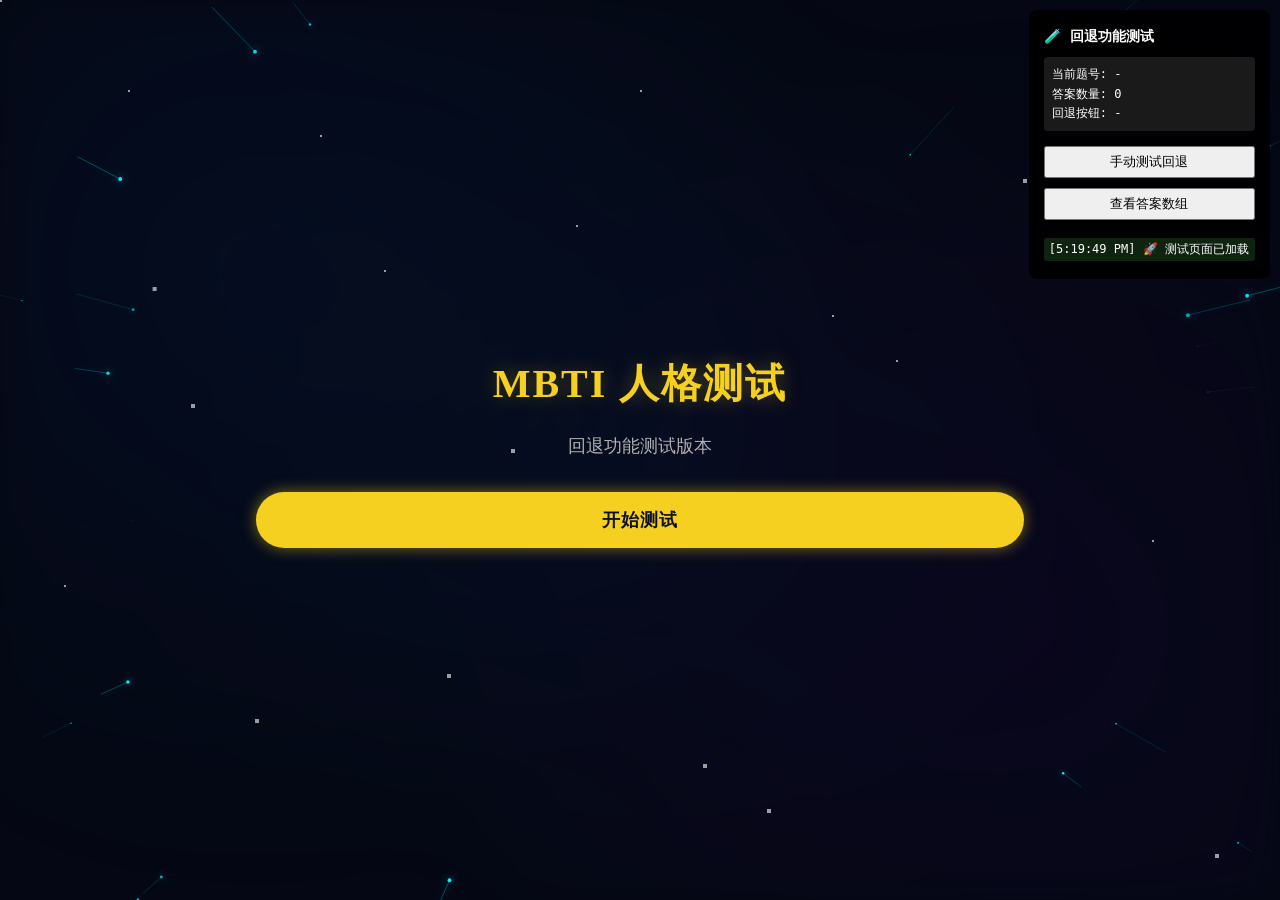
<file: test-back-function.html>
<!DOCTYPE html>
<html lang="zh-CN">
<head>
    <meta charset="UTF-8">
    <meta name="viewport" content="width=device-width, initial-scale=1.0">
    <title>回退功能测试</title>
    <link rel="stylesheet" href="style.css?v=20251129-1640">
    <meta name="cache-control" content="no-cache, no-store, must-revalidate">
    <style>
        .test-panel {
            position: fixed;
            top: 10px;
            right: 10px;
            background: rgba(0,0,0,0.9);
            color: white;
            padding: 15px;
            border-radius: 8px;
            font-family: monospace;
            z-index: 9999;
            max-width: 350px;
            font-size: 12px;
        }
        .test-log {
            max-height: 200px;
            overflow-y: auto;
            margin-top: 10px;
        }
        .log-entry {
            margin: 3px 0;
            padding: 2px 5px;
            border-radius: 3px;
        }
        .log-info { background: rgba(33, 150, 243, 0.2); }
        .log-success { background: rgba(76, 175, 80, 0.2); }
        .log-warning { background: rgba(255, 193, 7, 0.2); }
        .current-state {
            background: rgba(255, 255, 255, 0.1);
            padding: 8px;
            border-radius: 4px;
            margin: 10px 0;
        }
    </style>
</head>
<body>
    <div class="test-panel">
        <h3>🧪 回退功能测试</h3>
        <div class="current-state" id="state-info">
            <div>当前题号: <span id="current-q">-</span></div>
            <div>答案数量: <span id="answer-count">0</span></div>
            <div>回退按钮: <span id="back-status">-</span></div>
        </div>
        <button onclick="testBackFunction()" style="margin:5px 0;padding:5px 10px;width:100%;">手动测试回退</button>
        <button onclick="showAnswers()" style="margin:5px 0;padding:5px 10px;width:100%;">查看答案数组</button>
        <div class="test-log" id="test-log"></div>
    </div>

    <div id="background-layer"></div>
    <canvas id="star-canvas"></canvas>

    <div id="app">
        <div id="start-screen" class="screen active">
            <div class="container">
                <h1>MBTI 人格测试</h1>
                <p>回退功能测试版本</p>
                <button id="start-btn" type="button" class="primary-btn">开始测试</button>
            </div>
        </div>

        <div id="question-screen" class="screen">
            <div class="container">
                <div class="progress-bar">
                    <div id="progress-fill" class="progress-fill"></div>
                </div>
                <div class="question-header">
                    <button id="back-btn" type="button" class="back-btn" disabled>← 上一题</button>
                    <span id="question-number">1 / 92</span>
                </div>
                <div id="question-text" class="question-text"></div>
                <div class="answer-options">
                    <button class="option" data-score="1" type="button">
                        <span class="label">非常不符合</span>
                    </button>
                    <button class="option" data-score="2" type="button">
                        <span class="label">不太符合</span>
                    </button>
                    <button class="option" data-score="3" type="button">
                        <span class="label">一般</span>
                    </button>
                    <button class="option" data-score="4" type="button">
                        <span class="label">比较符合</span>
                    </button>
                    <button class="option" data-score="5" type="button">
                        <span class="label">非常符合</span>
                    </button>
                </div>
            </div>
        </div>

        <div id="result-screen" class="screen">
            <div class="container">
                <h2>你的 MBTI 类型</h2>
                <div id="mbti-type" class="mbti-type"></div>
                <div id="percentages" class="percentages"></div>
                <button id="restart-btn" type="button" class="secondary-btn">重新测试</button>
            </div>
        </div>
    </div>

    <script>
        const log = document.getElementById('test-log');
        const currentQSpan = document.getElementById('current-q');
        const answerCountSpan = document.getElementById('answer-count');
        const backStatusSpan = document.getElementById('back-status');

        function addLog(message, type = 'info') {
            const entry = document.createElement('div');
            entry.className = `log-entry log-${type}`;
            entry.innerHTML = `[${new Date().toLocaleTimeString()}] ${message}`;
            log.appendChild(entry);
            log.scrollTop = log.scrollHeight;
        }

        function updateStateInfo() {
            if (window.app) {
                const currentQ = window.app.currentQuestionIndex;
                const answerCount = window.app.answers.filter(a => a !== undefined).length;
                const backDisabled = window.app.backBtn?.disabled;

                currentQSpan.textContent = currentQ;
                answerCountSpan.textContent = answerCount;
                backStatusSpan.textContent = backDisabled ? '禁用' : '启用';
            }
        }

        function testBackFunction() {
            if (!window.app) {
                addLog('❌ 应用未初始化', 'warning');
                return;
            }

            addLog('🧪 开始测试回退功能', 'info');

            // 模拟答题流程
            if (window.app.currentQuestionIndex === 0) {
                addLog('请先答几道题再测试回退', 'warning');
                return;
            }

            // 测试回退
            const beforeBack = window.app.currentQuestionIndex;
            window.app.goBack();
            const afterBack = window.app.currentQuestionIndex;

            if (afterBack < beforeBack) {
                addLog(`✅ 回退成功: ${beforeBack} → ${afterBack}`, 'success');
            } else {
                addLog(`❌ 回退失败: ${beforeBack} → ${afterBack}`, 'warning');
            }

            updateStateInfo();
        }

        function showAnswers() {
            if (window.app) {
                addLog(`📝 答案数组: ${JSON.stringify(window.app.answers)}`, 'info');
                addLog(`📊 当前题号: ${window.app.currentQuestionIndex}`, 'info');
            }
        }

        // 监控应用状态变化
        setInterval(updateStateInfo, 500);

        // 监听按钮点击
        document.addEventListener('DOMContentLoaded', () => {
            setTimeout(() => {
                const backBtn = document.getElementById('back-btn');
                if (backBtn) {
                    backBtn.addEventListener('click', () => {
                        addLog('🔄 回退按钮被点击', 'info');
                    });
                }

                // 监听选项点击
                document.querySelectorAll('.option').forEach(option => {
                    option.addEventListener('click', () => {
                        addLog('✅ 答案选项被点击', 'success');
                    });
                });

                addLog('🚀 测试页面已加载', 'success');
            }, 1000);
        });
    </script>

    <script src="mbti-core.js?v=20251129-1640"></script>
    <script src="particles.js?v=20251129-1640"></script>
    <script src="app.js?v=20251129-1640"></script>
</body>
</html>
</file>
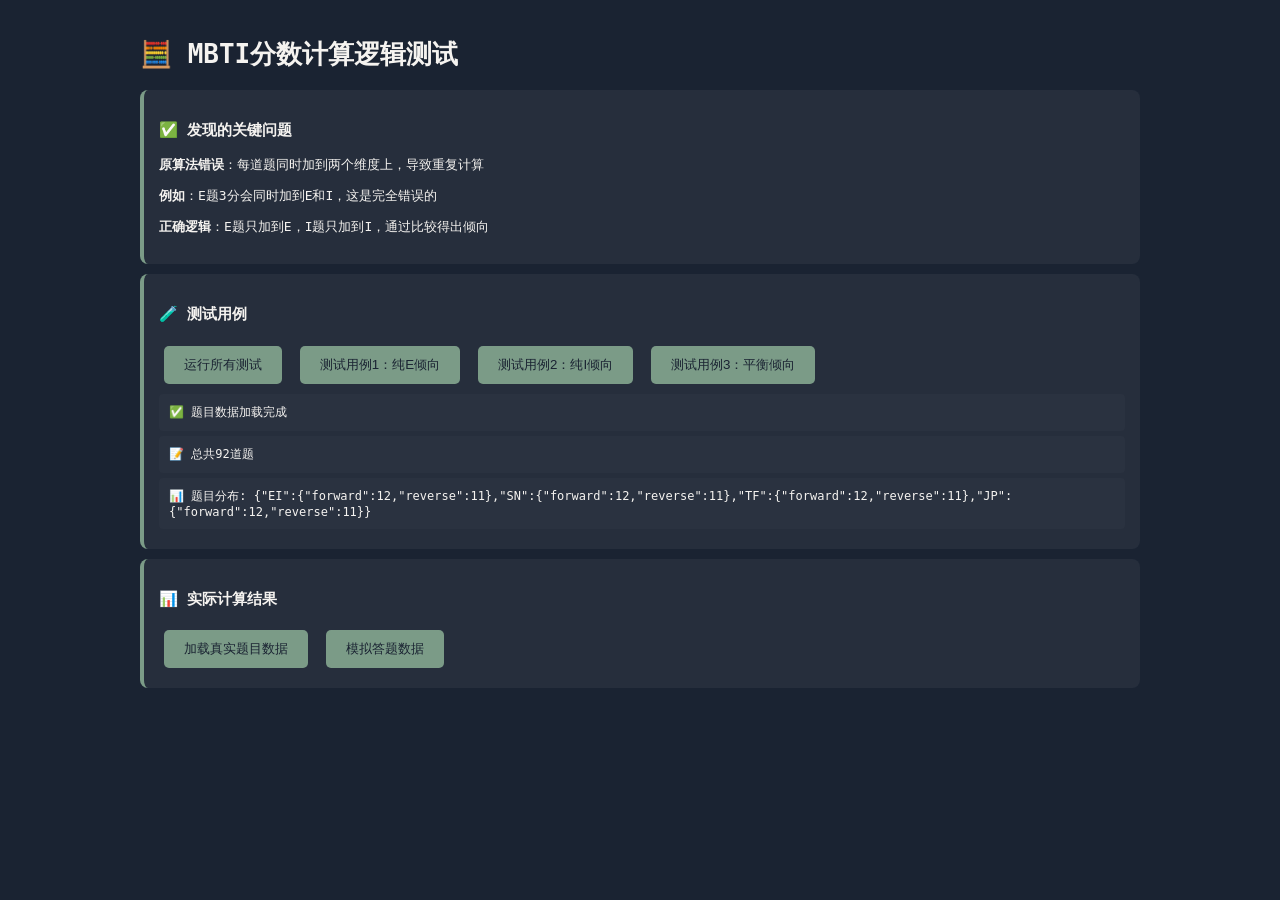
<file: test-calculation.html>
<!DOCTYPE html>
<html lang="zh-CN">
<head>
    <meta charset="UTF-8">
    <meta name="viewport" content="width=device-width, initial-scale=1.0">
    <title>MBTI计算逻辑测试</title>
    <style>
        body {
            font-family: monospace;
            background: #1A2332;
            color: #F5F3F0;
            padding: 20px;
            max-width: 1000px;
            margin: 0 auto;
        }
        .test-section {
            background: rgba(255,255,255,0.05);
            padding: 15px;
            margin: 10px 0;
            border-radius: 8px;
            border-left: 4px solid #7B9B87;
        }
        .error {
            border-left-color: #ff6b6b;
            background: rgba(255,107,107,0.1);
        }
        .success {
            border-left-color: #4caf50;
            background: rgba(76,175,80,0.1);
        }
        .result {
            background: #2A3651;
            padding: 15px;
            border-radius: 8px;
            margin: 10px 0;
        }
        button {
            background: #7B9B87;
            color: #1A2332;
            border: none;
            padding: 10px 20px;
            border-radius: 5px;
            cursor: pointer;
            margin: 5px;
        }
        button:hover {
            background: #4F6D5C;
        }
        .test-case {
            background: rgba(255,255,255,0.02);
            padding: 10px;
            margin: 5px 0;
            border-radius: 4px;
            font-size: 12px;
        }
    </style>
</head>
<body>
    <h1>🧮 MBTI分数计算逻辑测试</h1>

    <div class="test-section">
        <h3>✅ 发现的关键问题</h3>
        <p><strong>原算法错误</strong>：每道题同时加到两个维度上，导致重复计算</p>
        <p><strong>例如</strong>：E题3分会同时加到E和I，这是完全错误的</p>
        <p><strong>正确逻辑</strong>：E题只加到E，I题只加到I，通过比较得出倾向</p>
    </div>

    <div class="test-section">
        <h3>🧪 测试用例</h3>
        <button onclick="testCalculation()">运行所有测试</button>
        <button onclick="testCase1()">测试用例1：纯E倾向</button>
        <button onclick="testCase2()">测试用例2：纯I倾向</button>
        <button onclick="testCase3()">测试用例3：平衡倾向</button>
        <div id="test-results"></div>
    </div>

    <div class="test-section">
        <h3>📊 实际计算结果</h3>
        <button onclick="loadRealData()">加载真实题目数据</button>
        <button onclick="simulateAnswers()">模拟答题数据</button>
        <div id="real-results"></div>
    </div>

    <script src="mbti-core.js?v=20251129-1800"></script>
    <script>
        let calculator;
        let questions = [];

        // 初始化
        document.addEventListener('DOMContentLoaded', async () => {
            calculator = new MBTICalculator();
            await loadQuestions();
        });

        async function loadQuestions() {
            try {
                const response = await fetch('questions.csv');
                const csvText = await response.text();
                questions = parseCSV(csvText);
                calculator.loadQuestions(questions);
                addLog('✅ 题目数据加载完成', 'success');
                addLog(`📝 总共${questions.length}道题`);

                // 显示题目分布
                const distribution = analyzeDistribution(questions);
                addLog(`📊 题目分布: ${JSON.stringify(distribution)}`);
            } catch (error) {
                addLog(`❌ 加载题目失败: ${error.message}`, 'error');
            }
        }

        function parseCSV(csvText) {
            const lines = csvText.split('\n');
            const headers = lines[0].split(',');
            const questions = [];

            for (let i = 1; i < lines.length; i++) {
                if (!lines[i].trim()) continue;

                const values = lines[i].split(',');
                if (values.length >= 4) {
                    questions.push({
                        id: parseInt(values[0]),
                        dimension: values[1],
                        question: values[2],
                        reverse: values[3].toLowerCase() === 'true'
                    });
                }
            }

            return questions;
        }

        function analyzeDistribution(questions) {
            const distribution = {};
            questions.forEach(q => {
                if (!distribution[q.dimension]) {
                    distribution[q.dimension] = { forward: 0, reverse: 0 };
                }
                if (q.reverse) {
                    distribution[q.dimension].reverse++;
                } else {
                    distribution[q.dimension].forward++;
                }
            });
            return distribution;
        }

        function addLog(message, type = 'info') {
            const results = document.getElementById('test-results');
            const div = document.createElement('div');
            div.className = `test-case ${type}`;
            div.textContent = message;
            results.appendChild(div);
            console.log(message);
        }

        function testCalculation() {
            addLog('🧪 开始执行所有测试用例...', 'info');
            testCase1();
            testCase2();
            testCase3();
            addLog('✅ 所有测试用例执行完成', 'success');
        }

        function testCase1() {
            addLog('🧪 测试用例1：纯E倾向', 'info');

            // 模拟所有E题都选5分，所有I题都选1分
            const answers = [];
            questions.forEach((q, index) => {
                if (q.dimension === 'EI') {
                    if (q.reverse) {
                        // I题，选择1分(最不I倾向)
                        answers.push({ questionId: q.id, score: 1 });
                    } else {
                        // E题，选择5分(最E倾向)
                        answers.push({ questionId: q.id, score: 5 });
                    }
                }
            });

            const scores = calculator.calculateScores(answers);
            const result = calculator.calculateResult(scores);

            addLog(`E分数: ${scores.E}, I分数: ${scores.I}`);
            addLog(`结果类型: ${result.type}`);

            // 验证结果
            if (result.type.startsWith('E')) {
                addLog('✅ 测试用例1通过：纯E倾向结果正确', 'success');
            } else {
                addLog(`❌ 测试用例1失败：期望E开头，得到${result.type}`, 'error');
            }
        }

        function testCase2() {
            addLog('🧪 测试用例2：纯I倾向', 'info');

            // 模拟所有E题都选1分，所有I题都选5分
            const answers = [];
            questions.forEach((q, index) => {
                if (q.dimension === 'EI') {
                    if (q.reverse) {
                        // I题，选择5分(最I倾向)
                        answers.push({ questionId: q.id, score: 5 });
                    } else {
                        // E题，选择1分(最不E倾向)
                        answers.push({ questionId: q.id, score: 1 });
                    }
                }
            });

            const scores = calculator.calculateScores(answers);
            const result = calculator.calculateResult(scores);

            addLog(`E分数: ${scores.E}, I分数: ${scores.I}`);
            addLog(`结果类型: ${result.type}`);

            // 验证结果
            if (result.type.startsWith('I')) {
                addLog('✅ 测试用例2通过：纯I倾向结果正确', 'success');
            } else {
                addLog(`❌ 测试用例2失败：期望I开头，得到${result.type}`, 'error');
            }
        }

        function testCase3() {
            addLog('🧪 测试用例3：平衡倾向', 'info');

            // 模拟所有题目都选3分(中性)
            const answers = [];
            questions.forEach((q, index) => {
                answers.push({ questionId: q.id, score: 3 });
            });

            const scores = calculator.calculateScores(answers);
            const result = calculator.calculateResult(scores);

            addLog(`E分数: ${scores.E}, I分数: ${scores.I}`);
            addLog(`结果类型: ${result.type}`);
            addLog(`EI百分比: E=${result.percentages.EI.E}%, I=${result.percentages.EI.I}%`);

            // 中性应该接近50:50
            const ePercentage = result.percentages.EI.E;
            if (Math.abs(ePercentage - 50) <= 10) {
                addLog('✅ 测试用例3通过：平衡倾向结果正确', 'success');
            } else {
                addLog(`❌ 测试用例3警告：期望接近50%，得到E=${ePercentage}%`, 'error');
            }
        }

        function simulateAnswers() {
            addLog('🎲 模拟随机答题数据...', 'info');

            const answers = [];
            questions.forEach((q, index) => {
                // 随机生成1-5分的答案
                const score = Math.floor(Math.random() * 5) + 1;
                answers.push({ questionId: q.id, score });
            });

            const scores = calculator.calculateScores(answers);
            const result = calculator.calculateResult(scores);

            const realResults = document.getElementById('real-results');
            realResults.innerHTML = `
                <div class="result">
                    <h4>📊 随机答题结果</h4>
                    <p><strong>MBTI类型:</strong> ${result.type}</p>
                    <div class="result">
                        <strong>EI维度:</strong> E=${scores.E} (${result.percentages.EI.E}%) / I=${scores.I} (${result.percentages.EI.I}%)<br>
                        <strong>SN维度:</strong> S=${scores.S} (${result.percentages.SN.S}%) / N=${scores.N} (${result.percentages.SN.N}%)<br>
                        <strong>TF维度:</strong> T=${scores.T} (${result.percentages.TF.T}%) / F=${scores.F} (${result.percentages.TF.F}%)<br>
                        <strong>JP维度:</strong> J=${scores.J} (${result.percentages.JP.J}%) / P=${scores.P} (${result.percentages.JP.P}%)
                    </div>
                </div>
            `;

            addLog(`🎯 随机答题结果: ${result.type}`);
            addLog(`📈 E=${result.percentages.EI.E}% I=${result.percentages.EI.I}% S=${result.percentages.SN.S}% N=${result.percentages.SN.N}% T=${result.percentages.TF.T}% F=${result.percentages.TF.F}% J=${result.percentages.JP.J}% P=${result.percentages.JP.P}%`);
        }
    </script>
</body>
</html>
</file>
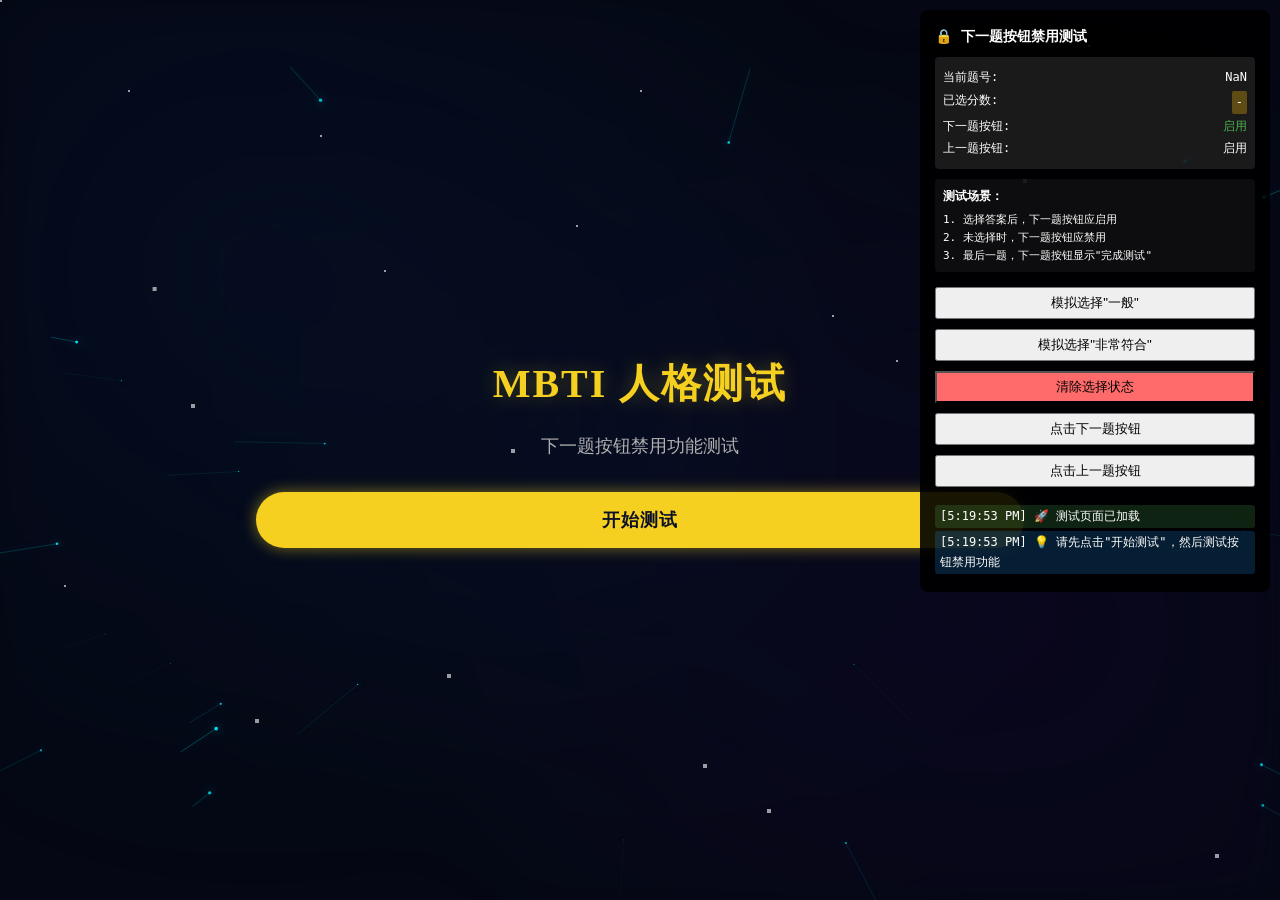
<file: test-next-button-disabled.html>
<!DOCTYPE html>
<html lang="zh-CN">
<head>
    <meta charset="UTF-8">
    <meta name="viewport" content="width=device-width, initial-scale=1.0">
    <title>下一题按钮禁用功能测试</title>
    <link rel="stylesheet" href="style.css?v=20251129-1730">
    <meta name="cache-control" content="no-cache, no-store, must-revalidate">
    <style>
        .test-panel {
            position: fixed;
            top: 10px;
            right: 10px;
            background: rgba(0,0,0,0.9);
            color: white;
            padding: 15px;
            border-radius: 8px;
            font-family: monospace;
            z-index: 9999;
            max-width: 350px;
            font-size: 12px;
        }
        .test-log {
            max-height: 200px;
            overflow-y: auto;
            margin-top: 10px;
        }
        .log-entry {
            margin: 3px 0;
            padding: 2px 5px;
            border-radius: 3px;
        }
        .log-info { background: rgba(33, 150, 243, 0.2); }
        .log-success { background: rgba(76, 175, 80, 0.2); }
        .log-warning { background: rgba(255, 193, 7, 0.2); }
        .log-error { background: rgba(244, 67, 54, 0.2); }
        .state-info {
            background: rgba(255, 255, 255, 0.1);
            padding: 8px;
            border-radius: 4px;
            margin: 10px 0;
        }
        .state-row {
            display: flex;
            justify-content: space-between;
            margin: 3px 0;
        }
        .highlight {
            background: rgba(255, 193, 7, 0.3);
            padding: 2px 4px;
            border-radius: 2px;
        }
        .disabled-text { color: #ff6b6b; }
        .enabled-text { color: #4caf50; }
    </style>
</head>
<body>
    <div class="test-panel">
        <h3>🔒 下一题按钮禁用测试</h3>
        <div class="state-info" id="state-info">
            <div class="state-row">
                <span>当前题号:</span>
                <span id="current-q">-</span>
            </div>
            <div class="state-row">
                <span>已选分数:</span>
                <span id="selected-score" class="highlight">-</span>
            </div>
            <div class="state-row">
                <span>下一题按钮:</span>
                <span id="next-status">-</span>
            </div>
            <div class="state-row">
                <span>上一题按钮:</span>
                <span id="back-status">-</span>
            </div>
        </div>

        <div style="margin: 10px 0; padding: 8px; background: rgba(255,255,255,0.05); border-radius: 4px;">
            <strong>测试场景：</strong>
            <div style="margin-top: 5px; font-size: 11px;">
                1. 选择答案后，下一题按钮应启用<br>
                2. 未选择时，下一题按钮应禁用<br>
                3. 最后一题，下一题按钮显示"完成测试"
            </div>
        </div>

        <button onclick="simulateSelect(3)" style="margin:5px 0;padding:5px 10px;width:100%;">模拟选择"一般"</button>
        <button onclick="simulateSelect(5)" style="margin:5px 0;padding:5px 10px;width:100%;">模拟选择"非常符合"</button>
        <button onclick="clearSelection()" style="margin:5px 0;padding:5px 10px;width:100%;background: #ff6b6b;">清除选择状态</button>

        <button onclick="clickNextButton()" style="margin:5px 0;padding:5px 10px;width:100%;">点击下一题按钮</button>
        <button onclick="clickBackButton()" style="margin:5px 0;padding:5px 10px;width:100%;">点击上一题按钮</button>

        <div class="test-log" id="test-log"></div>
    </div>

    <div id="background-layer"></div>
    <canvas id="star-canvas"></canvas>

    <div id="app">
        <div id="start-screen" class="screen active">
            <div class="container">
                <h1>MBTI 人格测试</h1>
                <p>下一题按钮禁用功能测试</p>
                <button id="start-btn" type="button" class="primary-btn">开始测试</button>
            </div>
        </div>

        <div id="question-screen" class="screen">
            <div class="container">
                <div class="progress-bar">
                    <div id="progress-fill" class="progress-fill"></div>
                </div>
                <div class="question-header">
                    <button id="back-btn" type="button" class="back-btn" disabled>← 上一题</button>
                    <span id="question-number">1 / 92</span>
                    <button id="next-btn" type="button" class="next-btn" disabled>下一题 →</button>
                </div>
                <div id="question-text" class="question-text"></div>
                <div class="answer-options">
                    <button class="option" data-score="1" type="button">
                        <span class="label">非常不符合</span>
                    </button>
                    <button class="option" data-score="2" type="button">
                        <span class="label">不太符合</span>
                    </button>
                    <button class="option" data-score="3" type="button">
                        <span class="label">一般</span>
                    </button>
                    <button class="option" data-score="4" type="button">
                        <span class="label">比较符合</span>
                    </button>
                    <button class="option" data-score="5" type="button">
                        <span class="label">非常符合</span>
                    </button>
                </div>
            </div>
        </div>

        <div id="result-screen" class="screen">
            <div class="container">
                <h2>你的 MBTI 类型</h2>
                <div id="mbti-type" class="mbti-type"></div>
                <div id="percentages" class="percentages"></div>
                <button id="restart-btn" type="button" class="secondary-btn">重新测试</button>
            </div>
        </div>
    </div>

    <script>
        const log = document.getElementById('test-log');
        const currentQSpan = document.getElementById('current-q');
        const selectedScoreSpan = document.getElementById('selected-score');
        const nextStatusSpan = document.getElementById('next-status');
        const backStatusSpan = document.getElementById('back-status');

        function addLog(message, type = 'info') {
            const entry = document.createElement('div');
            entry.className = `log-entry log-${type}`;
            entry.innerHTML = `[${new Date().toLocaleTimeString()}] ${message}`;
            log.appendChild(entry);
            log.scrollTop = log.scrollHeight;
        }

        function updateStateInfo() {
            if (window.app) {
                const currentQ = window.app.currentQuestionIndex;
                const selectedScore = window.app.selectedScore;
                const nextDisabled = window.app.nextBtn?.disabled;
                const backDisabled = window.app.backBtn?.disabled;

                currentQSpan.textContent = currentQ + 1;
                selectedScoreSpan.textContent = selectedScore !== undefined ? selectedScore : '-';

                if (nextDisabled) {
                    nextStatusSpan.innerHTML = '<span class="disabled-text">禁用</span>';
                    nextStatusSpan.className = 'disabled-text';
                } else {
                    nextStatusSpan.innerHTML = '<span class="enabled-text">启用</span>';
                    nextStatusSpan.className = 'enabled-text';
                }

                backStatusSpan.textContent = backDisabled ? '禁用' : '启用';
            }
        }

        function simulateSelect(score) {
            if (!window.app || window.app.questionScreen.classList.contains('active') === false) {
                addLog('❌ 请先开始测试', 'error');
                return;
            }

            addLog(`🎯 模拟选择分数: ${score}`, 'info');
            window.app.selectAnswer(score);
            setTimeout(updateStateInfo, 100);
        }

        function clearSelection() {
            if (!window.app || window.app.questionScreen.classList.contains('active') === false) {
                addLog('❌ 请先开始测试', 'error');
                return;
            }

            addLog('🧹 清除选择状态', 'warning');
            window.app.selectedScore = undefined;
            window.app.updateNextButton();
            window.app.answerOptions.forEach(option => option.classList.remove('selected'));
            updateStateInfo();
        }

        function clickNextButton() {
            const nextBtn = document.getElementById('next-btn');
            if (nextBtn) {
                if (nextBtn.disabled) {
                    addLog('⚠️ 下一题按钮被禁用 - 无法跳转', 'warning');
                } else {
                    addLog('✅ 下一题按钮已启用 - 可以跳转', 'success');
                    nextBtn.click();
                }
            }
        }

        function clickBackButton() {
            const backBtn = document.getElementById('back-btn');
            if (backBtn) {
                if (backBtn.disabled) {
                    addLog('⚠️ 上一题按钮被禁用', 'warning');
                } else {
                    addLog('⬅️ 点击上一题按钮', 'info');
                    backBtn.click();
                }
            }
        }

        // 监控应用状态变化
        setInterval(updateStateInfo, 500);

        // 监听按钮点击
        document.addEventListener('DOMContentLoaded', () => {
            setTimeout(() => {
                // 监听下一题按钮
                const nextBtn = document.getElementById('next-btn');
                if (nextBtn) {
                    nextBtn.addEventListener('click', () => {
                        addLog('➡️ 下一题按钮被点击', 'success');
                    });
                }

                // 监听选项点击
                document.querySelectorAll('.option').forEach((option, index) => {
                    option.addEventListener('click', () => {
                        const score = index + 1;
                        addLog(`🎯 用户选择了选项: ${score}分`, 'success');
                        setTimeout(updateStateInfo, 100);
                    });
                });

                addLog('🚀 测试页面已加载', 'success');
                addLog('💡 请先点击"开始测试"，然后测试按钮禁用功能', 'info');
            }, 1000);
        });
    </script>

    <script src="mbti-core.js?v=20251129-1730"></script>
    <script src="particles.js?v=20251129-1730"></script>
    <script src="app.js?v=20251129-1730"></script>
</body>
</html>
</file>
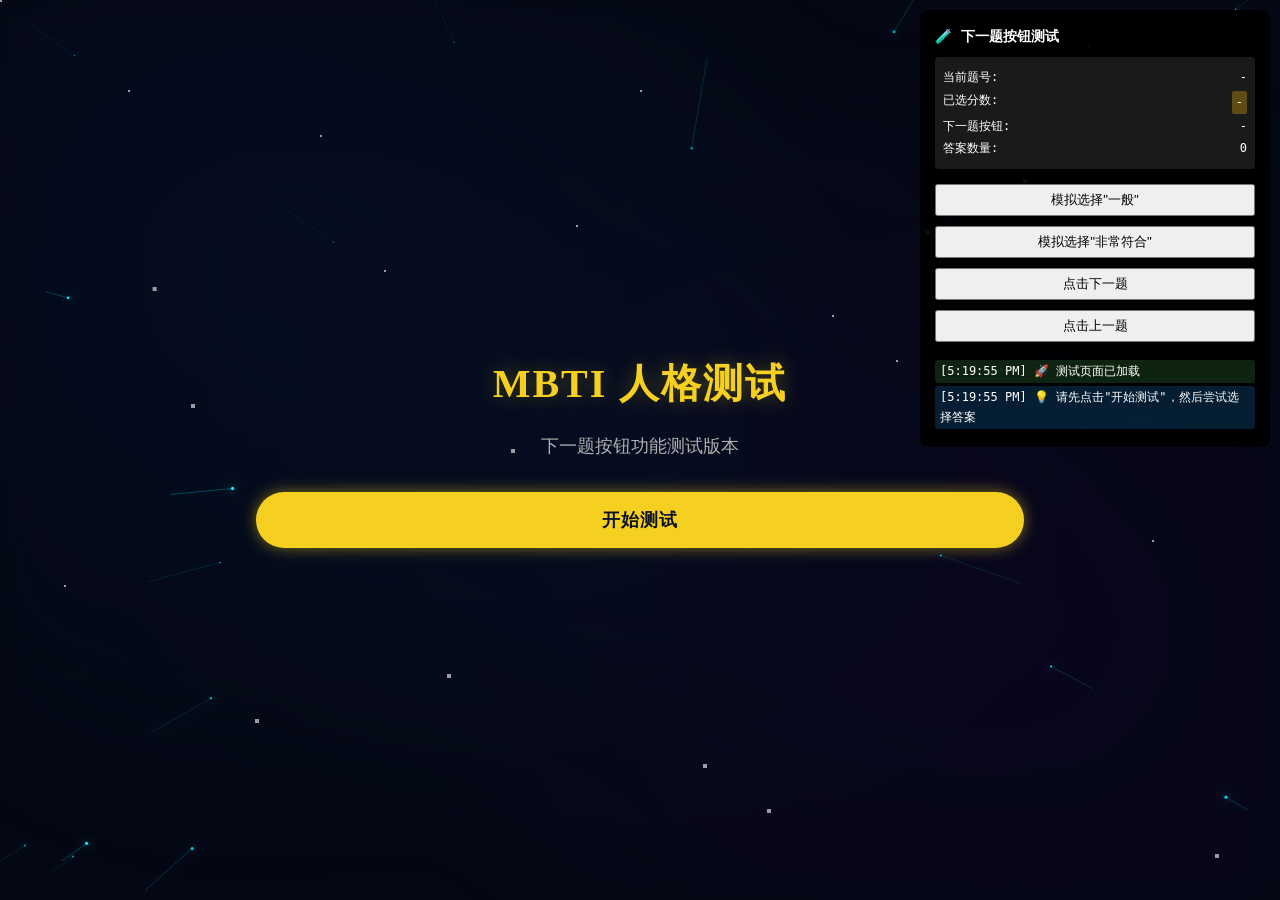
<file: test-next-button.html>
<!DOCTYPE html>
<html lang="zh-CN">
<head>
    <meta charset="UTF-8">
    <meta name="viewport" content="width=device-width, initial-scale=1.0">
    <title>下一题按钮功能测试</title>
    <link rel="stylesheet" href="style.css?v=20251129-1710">
    <meta name="cache-control" content="no-cache, no-store, must-revalidate">
    <style>
        .test-panel {
            position: fixed;
            top: 10px;
            right: 10px;
            background: rgba(0,0,0,0.9);
            color: white;
            padding: 15px;
            border-radius: 8px;
            font-family: monospace;
            z-index: 9999;
            max-width: 350px;
            font-size: 12px;
        }
        .test-log {
            max-height: 200px;
            overflow-y: auto;
            margin-top: 10px;
        }
        .log-entry {
            margin: 3px 0;
            padding: 2px 5px;
            border-radius: 3px;
        }
        .log-info { background: rgba(33, 150, 243, 0.2); }
        .log-success { background: rgba(76, 175, 80, 0.2); }
        .log-warning { background: rgba(255, 193, 7, 0.2); }
        .log-error { background: rgba(244, 67, 54, 0.2); }
        .state-info {
            background: rgba(255, 255, 255, 0.1);
            padding: 8px;
            border-radius: 4px;
            margin: 10px 0;
        }
        .state-row {
            display: flex;
            justify-content: space-between;
            margin: 3px 0;
        }
        .highlight {
            background: rgba(255, 193, 7, 0.3);
            padding: 2px 4px;
            border-radius: 2px;
        }
    </style>
</head>
<body>
    <div class="test-panel">
        <h3>🧪 下一题按钮测试</h3>
        <div class="state-info" id="state-info">
            <div class="state-row">
                <span>当前题号:</span>
                <span id="current-q">-</span>
            </div>
            <div class="state-row">
                <span>已选分数:</span>
                <span id="selected-score" class="highlight">-</span>
            </div>
            <div class="state-row">
                <span>下一题按钮:</span>
                <span id="next-status">-</span>
            </div>
            <div class="state-row">
                <span>答案数量:</span>
                <span id="answer-count">0</span>
            </div>
        </div>
        <button onclick="simulateSelect(3)" style="margin:5px 0;padding:5px 10px;width:100%;">模拟选择"一般"</button>
        <button onclick="simulateSelect(5)" style="margin:5px 0;padding:5px 10px;width:100%;">模拟选择"非常符合"</button>
        <button onclick="clickNextButton()" style="margin:5px 0;padding:5px 10px;width:100%;">点击下一题</button>
        <button onclick="clickBackButton()" style="margin:5px 0;padding:5px 10px;width:100%;">点击上一题</button>
        <div class="test-log" id="test-log"></div>
    </div>

    <div id="background-layer"></div>
    <canvas id="star-canvas"></canvas>

    <div id="app">
        <div id="start-screen" class="screen active">
            <div class="container">
                <h1>MBTI 人格测试</h1>
                <p>下一题按钮功能测试版本</p>
                <button id="start-btn" type="button" class="primary-btn">开始测试</button>
            </div>
        </div>

        <div id="question-screen" class="screen">
            <div class="container">
                <div class="progress-bar">
                    <div id="progress-fill" class="progress-fill"></div>
                </div>
                <div class="question-header">
                    <button id="back-btn" type="button" class="back-btn" disabled>← 上一题</button>
                    <span id="question-number">1 / 92</span>
                </div>
                <div id="question-text" class="question-text"></div>
                <div class="answer-options">
                    <button class="option" data-score="1" type="button">
                        <span class="label">非常不符合</span>
                    </button>
                    <button class="option" data-score="2" type="button">
                        <span class="label">不太符合</span>
                    </button>
                    <button class="option" data-score="3" type="button">
                        <span class="label">一般</span>
                    </button>
                    <button class="option" data-score="4" type="button">
                        <span class="label">比较符合</span>
                    </button>
                    <button class="option" data-score="5" type="button">
                        <span class="label">非常符合</span>
                    </button>
                </div>
                <div class="question-actions">
                    <button id="next-btn" type="button" class="next-btn" disabled>下一题 →</button>
                </div>
            </div>
        </div>

        <div id="result-screen" class="screen">
            <div class="container">
                <h2>你的 MBTI 类型</h2>
                <div id="mbti-type" class="mbti-type"></div>
                <div id="percentages" class="percentages"></div>
                <button id="restart-btn" type="button" class="secondary-btn">重新测试</button>
            </div>
        </div>
    </div>

    <script>
        const log = document.getElementById('test-log');
        const currentQSpan = document.getElementById('current-q');
        const selectedScoreSpan = document.getElementById('selected-score');
        const nextStatusSpan = document.getElementById('next-status');
        const answerCountSpan = document.getElementById('answer-count');

        function addLog(message, type = 'info') {
            const entry = document.createElement('div');
            entry.className = `log-entry log-${type}`;
            entry.innerHTML = `[${new Date().toLocaleTimeString()}] ${message}`;
            log.appendChild(entry);
            log.scrollTop = log.scrollHeight;
        }

        function updateStateInfo() {
            if (window.app) {
                const currentQ = window.app.currentQuestionIndex;
                const selectedScore = window.app.selectedScore;
                const nextDisabled = window.app.nextBtn?.disabled;
                const answerCount = window.app.answers.filter(a => a !== undefined).length;

                currentQSpan.textContent = currentQ + 1;
                selectedScoreSpan.textContent = selectedScore !== undefined ? selectedScore : '-';
                nextStatusSpan.textContent = nextDisabled ? '禁用' : '启用';
                answerCountSpan.textContent = answerCount;
            }
        }

        function simulateSelect(score) {
            if (!window.app || window.app.questionScreen.classList.contains('active') === false) {
                addLog('❌ 请先开始测试', 'error');
                return;
            }

            addLog(`🎯 模拟选择分数: ${score}`, 'info');
            window.app.selectAnswer(score);
            updateStateInfo();
        }

        function clickNextButton() {
            const nextBtn = document.getElementById('next-btn');
            if (nextBtn) {
                if (nextBtn.disabled) {
                    addLog('⚠️ 下一题按钮被禁用', 'warning');
                } else {
                    addLog('➡️ 点击下一题按钮', 'info');
                    nextBtn.click();
                }
            }
        }

        function clickBackButton() {
            const backBtn = document.getElementById('back-btn');
            if (backBtn) {
                if (backBtn.disabled) {
                    addLog('⚠️ 上一题按钮被禁用', 'warning');
                } else {
                    addLog('⬅️ 点击上一题按钮', 'info');
                    backBtn.click();
                }
            }
        }

        // 监控应用状态变化
        setInterval(updateStateInfo, 500);

        // 监听按钮点击
        document.addEventListener('DOMContentLoaded', () => {
            setTimeout(() => {
                // 监听下一题按钮
                const nextBtn = document.getElementById('next-btn');
                if (nextBtn) {
                    nextBtn.addEventListener('click', () => {
                        addLog('✅ 下一题按钮被点击，正在保存答案...', 'success');
                    });
                }

                // 监听选项点击
                document.querySelectorAll('.option').forEach((option, index) => {
                    option.addEventListener('click', () => {
                        const score = index + 1;
                        addLog(`🎯 用户选择了选项: ${score}分`, 'success');
                        setTimeout(updateStateInfo, 100);
                    });
                });

                // 监听键盘事件
                document.addEventListener('keydown', (e) => {
                    if (e.key >= '1' && e.key <= '5') {
                        addLog(`⌨️ 用户按下数字键: ${e.key}`, 'info');
                    }
                });

                addLog('🚀 测试页面已加载', 'success');
                addLog('💡 请先点击"开始测试"，然后尝试选择答案', 'info');
            }, 1000);
        });
    </script>

    <script src="mbti-core.js?v=20251129-1710"></script>
    <script src="particles.js?v=20251129-1710"></script>
    <script src="app.js?v=20251129-1710"></script>
</body>
</html>
</file>
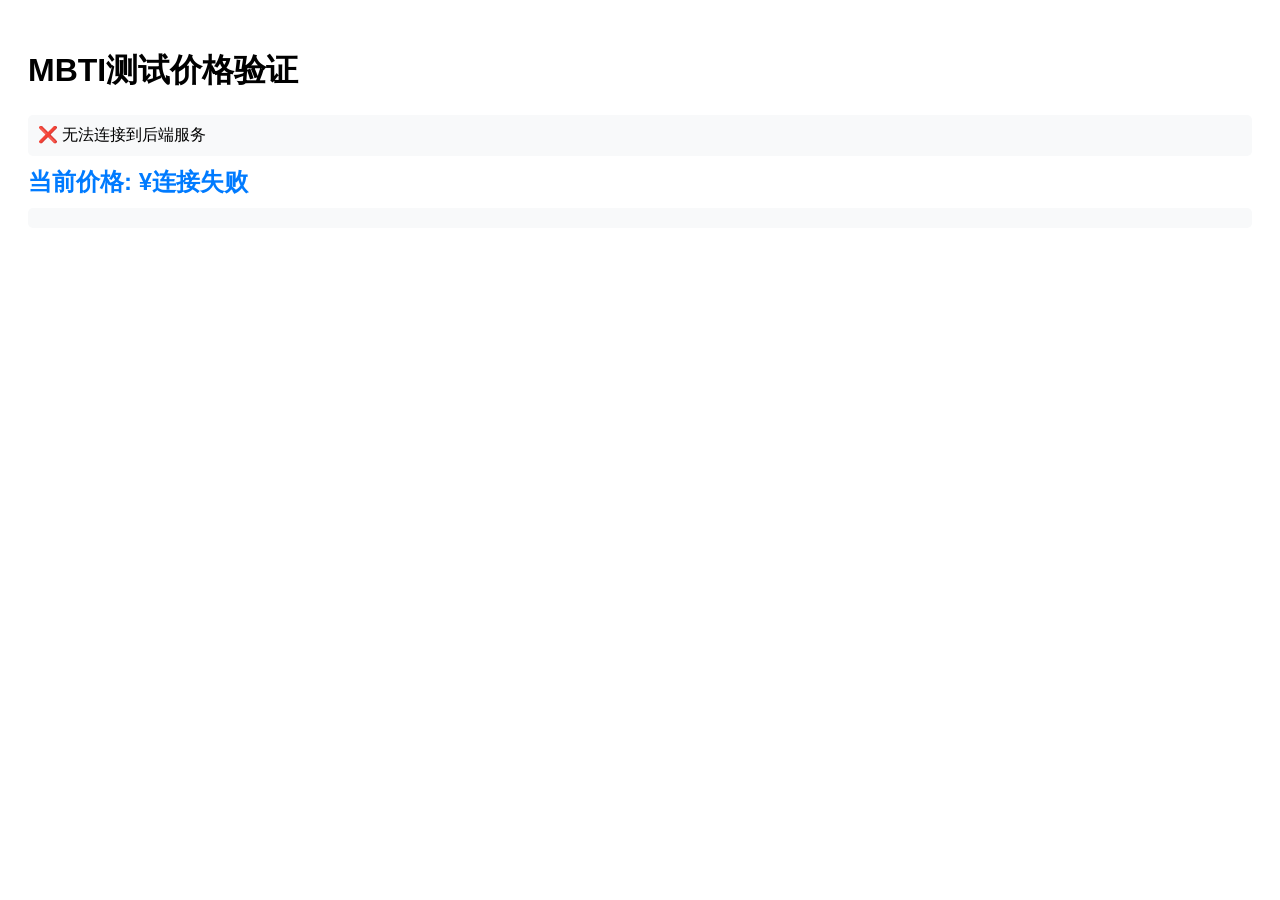
<file: test_price.html>
<!DOCTYPE html>
<html lang="zh-CN">
<head>
    <meta charset="UTF-8">
    <meta name="viewport" content="width=device-width, initial-scale=1.0">
    <title>价格测试</title>
    <style>
        body { font-family: Arial, sans-serif; padding: 20px; }
        .price-display { font-size: 24px; font-weight: bold; color: #007bff; }
        .status { margin: 10px 0; padding: 10px; background: #f8f9fa; border-radius: 5px; }
    </style>
</head>
<body>
    <h1>MBTI测试价格验证</h1>

    <div class="status" id="loading-status">正在加载价格配置...</div>

    <div class="price-display">
        当前价格: ¥<span id="price-value">加载中...</span>
    </div>

    <div class="status" id="api-status"></div>

    <script>
        // 测试价格配置加载
        async function testPriceLoading() {
            const statusEl = document.getElementById('loading-status');
            const priceEl = document.getElementById('price-value');
            const apiStatusEl = document.getElementById('api-status');

            const ports = [5002, 5001];
            let configLoaded = false;
            let apiBaseUrl = null;

            for (const port of ports) {
                try {
                    const response = await fetch(`http://localhost:${port}/api/payment/config`);
                    if (response.ok) {
                        const data = await response.json();
                        if (data.success) {
                            priceEl.textContent = data.data.payment_amount;
                            apiBaseUrl = `http://localhost:${port}`;
                            configLoaded = true;

                            statusEl.textContent = `✅ 价格配置加载成功 (端口: ${port})`;
                            apiStatusEl.innerHTML = `
                                <strong>API基础URL:</strong> ${apiBaseUrl}<br>
                                <strong>价格:</strong> ¥${data.data.payment_amount}<br>
                                <strong>货币:</strong> ${data.data.currency}<br>
                                <strong>测试码过期时间:</strong> ${data.data.test_code_expiry_hours}小时
                            `;
                            break;
                        }
                    }
                } catch (error) {
                    console.log(`端口 ${port} 不可用，尝试下一个...`);
                    statusEl.textContent = `⚠️ 端口 ${port} 不可用，尝试下一个...`;
                }
            }

            if (!configLoaded) {
                statusEl.textContent = '❌ 无法连接到后端服务';
                priceEl.textContent = '连接失败';
            }
        }

        // 页面加载时执行测试
        window.addEventListener('load', testPriceLoading);

        // 每隔5秒自动刷新价格
        setInterval(testPriceLoading, 5000);
    </script>
</body>
</html>
</file>
<file: style.css>
:root {
    /* Starry Night Palette */
    --primary-color: #F5D020;
    /* Star Gold */
    --primary-hover: #F5A623;
    /* Deep Gold */
    --secondary-color: #4FACFE;
    /* Sky Blue */
    --background-start: #0B1026;
    /* Midnight Blue */
    --background-end: #2B32B2;
    /* Deep Blue */
    --card-background: rgba(15, 23, 42, 0.6);
    /* Glassmorphism */
    --text-primary: #F0F0F0;
    /* Cream White */
    --text-secondary: #B0B0B0;
    /* Soft Grey */
    --border-color: rgba(79, 172, 254, 0.3);
    /* Subtle Blue Border */
    --shadow: 0 8px 32px 0 rgba(0, 0, 0, 0.37);
    --glow: 0 0 15px rgba(245, 208, 32, 0.5);
    --border-radius: 16px;
    --font-heading: 'Playfair Display', serif;
    --font-body: 'Lato', sans-serif;
}

/* Fallback for older browsers */
body {
    background-color: #0B1026;
    color: #F0F0F0;
}

* {
    margin: 0;
    padding: 0;
    box-sizing: border-box;
}

body {
    font-family: var(--font-body);
    background-color: #050814;
    /* Deep dark blue/black */
    color: var(--text-primary);
    line-height: 1.6;
    height: 100vh;
    width: 100vw;
    overflow: hidden;
    /* Prevent scrolling */
    margin: 0;
    padding: 0;
}

#background-layer {
    position: fixed;
    top: 0;
    left: 0;
    width: 100%;
    height: 100%;
    z-index: -2;
    background: #050814;
    overflow: hidden;
}

/* Static Stars using box-shadow for performance and realism */
#background-layer::before {
    content: "";
    position: absolute;
    top: 0;
    left: 0;
    width: 2px;
    height: 2px;
    background: white;
    box-shadow:
        10vw 10vh 0 0px #fff, 20vw 80vh 0 1px #fff, 30vw 30vh 0 0px #fff,
        40vw 50vh 0 1px #fff, 50vw 10vh 0 0px #fff, 60vw 90vh 0 1px #fff,
        70vw 40vh 0 0px #fff, 80vw 20vh 0 1px #fff, 90vw 60vh 0 0px #fff,
        15vw 45vh 0 1px #fff, 25vw 15vh 0 0px #fff, 35vw 75vh 0 1px #fff,
        45vw 25vh 0 0px #fff, 55vw 85vh 0 1px #fff, 65vw 35vh 0 0px #fff,
        75vw 55vh 0 1px #fff, 85vw 5vh 0 0px #fff, 95vw 95vh 0 1px #fff,
        5vw 65vh 0 0px #fff, 12vw 32vh 0 1px #fff, 48vw 58vh 0 0px #fff;
    opacity: 0.6;
    animation: twinkle-static 5s infinite alternate;
}

/* Nebula Effect */
#background-layer::after {
    content: "";
    position: absolute;
    top: 0;
    left: 0;
    width: 100%;
    height: 100%;
    background:
        radial-gradient(circle at 20% 30%, rgba(4, 20, 50, 0.4) 0%, transparent 50%),
        radial-gradient(circle at 80% 70%, rgba(20, 4, 50, 0.3) 0%, transparent 50%),
        radial-gradient(circle at 50% 50%, rgba(10, 30, 60, 0.2) 0%, transparent 60%);
    filter: blur(20px);
    z-index: -1;
}

/* Canvas particle layer */
#star-canvas {
    position: fixed;
    top: 0;
    left: 0;
    width: 100%;
    height: 100%;
    z-index: 1;
    pointer-events: none;
}

@keyframes twinkle-static {
    0% {
        opacity: 0.4;
    }

    100% {
        opacity: 0.8;
    }
}

#app {
    min-height: 100vh;
    position: relative;
    z-index: 10;
    /* Ensure content is above background layers */
}

.screen {
    position: absolute;
    top: 0;
    left: 0;
    width: 100%;
    height: 100%;
    display: flex;
    align-items: center;
    justify-content: center;
    opacity: 0;
    visibility: hidden;
    transition: opacity 0.5s ease;
    /* Only fade, no slide */
    overflow-y: auto;
    /* Allow internal scrolling if absolutely necessary, but hide main scrollbar */
}

.screen.active {
    opacity: 1;
    visibility: visible;
}

.container {
    max-width: 800px;
    width: 90%;
    padding: 16px;
    /* Reduced padding */
    text-align: center;
    max-height: 100vh;
    /* Allow full height */
    display: flex;
    flex-direction: column;
    justify-content: center;
    /* Center content vertically */
}

.container::-webkit-scrollbar {
    display: none;
}

/* Start Screen */
#start-screen h1 {
    font-family: var(--font-heading);
    font-size: 2.5rem;
    /* Reduced font size */
    font-weight: 700;
    color: var(--primary-color);
    text-shadow: 0 0 20px rgba(245, 208, 32, 0.3);
    margin-bottom: 16px;
    /* Reduced margin */
    letter-spacing: 2px;
}

#start-screen p {
    font-size: 1.1rem;
    /* Reduced font size */
    color: var(--text-secondary);
    margin-bottom: 32px;
    /* Reduced margin */
    font-weight: 300;
}

/* Buttons */
.primary-btn,
.secondary-btn {
    padding: 16px 40px;
    border: none;
    border-radius: 30px;
    font-size: 1.1rem;
    font-weight: 600;
    cursor: pointer;
    transition: all 0.3s ease;
    text-decoration: none;
    display: inline-block;
    letter-spacing: 1px;
    text-transform: uppercase;
}

.primary-btn {
    background: var(--primary-color);
    color: #0B1026;
    box-shadow: var(--glow);
}

.primary-btn:hover {
    transform: translateY(-2px) scale(1.05);
    background: var(--primary-hover);
    box-shadow: 0 0 25px rgba(245, 208, 32, 0.7);
}

.secondary-btn {
    background: rgba(255, 255, 255, 0.1);
    color: var(--text-primary);
    border: 1px solid var(--border-color);
    backdrop-filter: blur(5px);
}

.secondary-btn:hover {
    background: rgba(255, 255, 255, 0.2);
    border-color: var(--primary-color);
    transform: translateY(-2px);
}

/* Question Screen */
.progress-bar {
    width: 100%;
    height: 6px;
    background: rgba(255, 255, 255, 0.1);
    border-radius: 3px;
    margin-bottom: 40px;
    overflow: hidden;
}

.progress-fill {
    height: 100%;
    background: linear-gradient(90deg, var(--primary-color), var(--secondary-color));
    width: 0%;
    transition: width 0.5s cubic-bezier(0.4, 0, 0.2, 1);
    border-radius: 3px;
    box-shadow: 0 0 10px rgba(79, 172, 254, 0.5);
}

.question-header {
    margin-bottom: 16px;
    /* Reduced margin */
    display: flex;
    justify-content: space-between;
    align-items: center;
}

.back-btn {
    background: rgba(255, 255, 255, 0.1);
    border: 1px solid rgba(255, 255, 255, 0.2);
    color: var(--text-secondary);
    padding: 8px 16px;
    border-radius: 20px;
    font-size: 0.85rem;
    cursor: pointer;
    transition: all 0.3s ease;
    backdrop-filter: blur(5px);
    font-family: var(--font-body);
}

.back-btn:hover:not(:disabled) {
    background: rgba(79, 172, 254, 0.2);
    border-color: var(--secondary-color);
    color: var(--secondary-color);
    transform: translateY(-1px);
}

.back-btn:disabled {
    opacity: 0.3;
    cursor: not-allowed;
}

.next-btn {
    background: rgba(79, 172, 254, 0.2);
    border: 1px solid var(--border-color);
    color: var(--secondary-color);
    padding: 8px 16px;
    border-radius: 20px;
    font-size: 0.85rem;
    cursor: pointer;
    transition: all 0.3s ease;
    backdrop-filter: blur(5px);
    font-family: var(--font-body);
}

.next-btn:hover:not(:disabled) {
    background: rgba(79, 172, 254, 0.4);
    border-color: var(--secondary-color);
    color: var(--secondary-color);
    transform: translateY(-1px);
    box-shadow: 0 0 15px rgba(79, 172, 254, 0.3);
}

.next-btn:disabled {
    opacity: 0.3;
    cursor: not-allowed;
    transform: none;
    box-shadow: none;
}

#question-number {
    color: var(--text-secondary);
    font-weight: 500;
    font-size: 0.9rem;
}

.question-text {
    font-size: 1.2rem;
    /* Reduced font size */
    font-weight: 600;
    line-height: 1.4;
    margin-bottom: 24px;
    /* Reduced margin */
    color: var(--text-primary);
}

.answer-options {
    display: flex;
    flex-direction: column;
    gap: 12px;
}

.option {
    padding: 16px;
    /* Reduced padding */
    background: var(--card-background);
    border: 1px solid var(--border-color);
    border-radius: var(--border-radius);
    cursor: pointer;
    transition: all 0.3s ease;
    display: flex;
    align-items: center;
    justify-content: center;
    font-weight: 500;
    backdrop-filter: blur(10px);
    color: var(--text-primary);
}

.option:hover {
    border-color: var(--primary-color);
    background: rgba(245, 208, 32, 0.1);
    transform: translateX(4px);
    box-shadow: 0 0 15px rgba(245, 208, 32, 0.1);
}

.option.selected {
    background: var(--primary-color);
    border-color: var(--primary-color);
    color: #0B1026;
    transform: translateX(8px);
    box-shadow: 0 0 20px rgba(245, 208, 32, 0.4);
    font-weight: 700;
}

.option .label {
    font-size: 1.1rem;
}

/* Result Screen */
#result-screen h2 {
    font-size: 2.5rem;
    margin-bottom: 24px;
    color: var(--text-primary);
}

.mbti-type {
    font-family: var(--font-heading);
    font-size: 4rem;
    /* Reduced font size */
    font-weight: 700;
    color: var(--primary-color);
    margin-bottom: 24px;
    /* Reduced margin */
    text-transform: uppercase;
    letter-spacing: 8px;
    text-shadow: 0 0 30px rgba(245, 208, 32, 0.4);
}

.percentages {
    background: var(--card-background);
    border-radius: var(--border-radius);
    padding: 24px;
    /* Reduced padding */
    margin-bottom: 24px;
    /* Reduced margin */
    box-shadow: var(--shadow);
    border: 1px solid var(--border-color);
    backdrop-filter: blur(10px);
}

.percentage-row {
    display: flex;
    align-items: center;
    margin-bottom: 16px;
    padding-bottom: 16px;
    border-bottom: 1px solid var(--border-color);
}

.percentage-row:last-child {
    margin-bottom: 0;
    padding-bottom: 0;
    border-bottom: none;
}

.dimension-label {
    width: 60px;
    font-weight: 600;
    color: var(--text-secondary);
}

.percentage-bar {
    flex: 1;
    height: 8px;
    background: var(--border-color);
    border-radius: 4px;
    margin: 0 16px;
    overflow: hidden;
    position: relative;
}

.percentage-fill {
    height: 100%;
    background: linear-gradient(90deg, var(--primary-color), var(--secondary-color));
    border-radius: 4px;
    transition: width 0.5s ease;
}

.percentage-values {
    display: flex;
    justify-content: space-between;
    width: 120px;
    font-weight: 500;
    font-size: 0.9rem;
}

/* Responsive Design */
@media (max-width: 768px) {
    .container {
        padding: 16px;
    }

    #start-screen h1 {
        font-size: 2.5rem;
    }

    .question-text {
        font-size: 1.2rem;
    }

    .mbti-type {
        font-size: 3rem;
        letter-spacing: 4px;
    }

    .percentage-values {
        width: 100px;
        font-size: 0.8rem;
    }
}

@media (max-width: 480px) {
    .container {
        padding: 12px;
    }

    #start-screen h1 {
        font-size: 2rem;
    }

    .question-text {
        font-size: 1.1rem;
    }

    .option {
        padding: 16px;
    }

    .mbti-type {
        font-size: 2.5rem;
        letter-spacing: 2px;
    }

    .percentages {
        padding: 16px;
    }
}

/* 测试详细信息样式 */
.test-details {
    margin-top: 30px;
    padding: 20px;
    background: rgba(255, 255, 255, 0.08);
    border-radius: 12px;
    border: 1px solid rgba(255, 255, 255, 0.1);
    backdrop-filter: blur(10px);
    max-width: 600px;
    margin-left: auto;
    margin-right: auto;
}

.test-details h3 {
    color: var(--primary-color);
    margin-bottom: 20px;
    font-size: 1.3rem;
    text-align: center;
}

.detailed-stats {
    background: rgba(0, 0, 0, 0.2);
    padding: 20px;
    border-radius: 8px;
    margin-bottom: 20px;
    font-family: 'Lato', sans-serif;
}

.stats-grid {
    display: grid;
    grid-template-columns: repeat(auto-fit, minmax(200px, 1fr));
    gap: 15px;
    margin-bottom: 15px;
}

.stat-item {
    background: rgba(255, 255, 255, 0.05);
    padding: 15px;
    border-radius: 8px;
    text-align: center;
}

.stat-label {
    font-size: 0.9rem;
    color: rgba(255, 255, 255, 0.7);
    margin-bottom: 5px;
}

.stat-value {
    font-size: 1.2rem;
    font-weight: bold;
    color: var(--primary-color);
}

.stat-highlight {
    background: rgba(255, 215, 32, 0.1);
    border: 1px solid rgba(255, 215, 32, 0.3);
}

.optional-info-section {
    margin-top: 25px;
}

.optional-info-section h4 {
    color: rgba(255, 255, 255, 0.9);
    margin-bottom: 15px;
    text-align: center;
    font-size: 1.1rem;
}

.optional-form {
    max-width: 400px;
    margin: 0 auto;
}

.form-group {
    margin-bottom: 15px;
}

.form-group label {
    display: block;
    margin-bottom: 5px;
    color: rgba(255, 255, 255, 0.8);
    font-size: 0.9rem;
}

.form-group input {
    width: 100%;
    padding: 12px;
    border: 1px solid rgba(255, 255, 255, 0.2);
    border-radius: 6px;
    background: rgba(0, 0, 0, 0.3);
    color: white;
    font-size: 0.9rem;
    transition: all 0.3s ease;
}

.form-group input:focus {
    outline: none;
    border-color: var(--primary-color);
    background: rgba(0, 0, 0, 0.4);
}

.form-group input::placeholder {
    color: rgba(255, 255, 255, 0.4);
}

.form-buttons {
    display: flex;
    gap: 10px;
    margin-top: 20px;
}

.info-btn {
    background: rgba(255, 255, 255, 0.1);
    color: white;
    border: 1px solid rgba(255, 255, 255, 0.2);
    padding: 10px 20px;
    border-radius: 6px;
    cursor: pointer;
    font-size: 0.9rem;
    transition: all 0.3s ease;
    margin-top: 15px;
}

.info-btn:hover {
    background: rgba(255, 255, 255, 0.2);
    border-color: var(--primary-color);
}

.csv-preview {
    margin-top: 15px;
    background: rgba(0, 0, 0, 0.3);
    padding: 15px;
    border-radius: 8px;
    border: 1px solid rgba(255, 255, 255, 0.1);
}

.csv-preview h5 {
    margin: 0 0 10px 0;
    color: var(--primary-color);
    font-size: 0.9rem;
}

.csv-preview pre {
    margin: 0;
    padding: 10px;
    background: rgba(0, 0, 0, 0.4);
    border-radius: 4px;
    overflow-x: auto;
    font-size: 0.8rem;
    color: var(--primary-color);
    white-space: pre-wrap;
    word-wrap: break-word;
}

/* 新的结果页面布局样式 */
.test-stats-section {
    margin: 30px 0;
    padding: 25px;
    background: rgba(0, 0, 0, 0.6);
    border-radius: 15px;
    border: 1px solid rgba(255, 255, 255, 0.1);
    backdrop-filter: blur(10px);
}

.test-stats-section h3 {
    color: var(--primary-color);
    margin-bottom: 20px;
    font-size: 1.2rem;
    text-align: center;
    text-shadow: 0 0 10px rgba(245, 208, 32, 0.5);
}

/* 可选信息部分样式优化 */
.optional-info-section {
    margin: 30px 0;
    padding: 25px;
    background: rgba(0, 0, 0, 0.6);
    border-radius: 15px;
    border: 1px solid rgba(255, 255, 255, 0.1);
    backdrop-filter: blur(10px);
}

.optional-info-section h3 {
    color: var(--primary-color);
    margin-bottom: 20px;
    font-size: 1.2rem;
    text-align: center;
    text-shadow: 0 0 10px rgba(245, 208, 32, 0.5);
}

.form-row {
    display: flex;
    gap: 20px;
    flex-wrap: wrap;
    justify-content: space-between;
}

.form-group {
    flex: 1;
    min-width: 200px;
    margin-bottom: 0;
}

.form-group label {
    display: block;
    color: #fff;
    margin-bottom: 8px;
    font-weight: 500;
    font-size: 0.9rem;
}

.form-group input {
    width: 100%;
    padding: 12px 15px;
    border: 1px solid rgba(255, 255, 255, 0.2);
    border-radius: 8px;
    background: rgba(255, 255, 255, 0.1);
    color: #fff;
    font-size: 0.9rem;
    transition: all 0.3s ease;
    box-sizing: border-box;
}

.form-group input:focus {
    outline: none;
    border-color: var(--primary-color);
    box-shadow: 0 0 10px rgba(245, 208, 32, 0.3);
    background: rgba(255, 255, 255, 0.15);
}

.form-group input::placeholder {
    color: rgba(255, 255, 255, 0.5);
    font-size: 0.8rem;
}

/* 功能说明框样式 */
.function-info-section {
    margin: 25px 0;
    padding: 20px;
    background: rgba(0, 0, 0, 0.4);
    border-radius: 12px;
    border: 1px solid rgba(245, 208, 32, 0.2);
    backdrop-filter: blur(10px);
}

.info-content {
    display: flex;
    flex-direction: column;
    gap: 15px;
}

.info-item {
    display: flex;
    align-items: flex-start;
    gap: 12px;
    padding: 8px 0;
    border-bottom: 1px solid rgba(255, 255, 255, 0.1);
}

.info-item:last-child {
    border-bottom: none;
}

.info-icon {
    font-size: 1.2rem;
    flex-shrink: 0;
    margin-top: 2px;
}

.info-text {
    color: rgba(255, 255, 255, 0.9);
    font-size: 0.9rem;
    line-height: 1.5;
    font-family: var(--font-body);
}

/* 操作按钮组样式 */
.action-buttons-section {
    margin: 40px 0 20px;
    text-align: center;
}

.action-buttons-row {
    display: flex;
    gap: 15px;
    justify-content: center;
    flex-wrap: wrap;
    max-width: 800px;
    margin: 0 auto;
}

.action-buttons-row button {
    flex: 1;
    min-width: 180px;
    max-width: 220px;
    padding: 15px 20px;
    border: none;
    border-radius: 10px;
    font-size: 0.95rem;
    font-weight: 500;
    cursor: pointer;
    transition: all 0.3s ease;
    text-decoration: none;
    display: inline-block;
    text-align: center;
    box-sizing: border-box;
}


.secondary-btn {
    background: linear-gradient(45deg, var(--primary-color), var(--primary-hover));
    color: #0B1026;
    box-shadow: 0 4px 15px rgba(245, 208, 32, 0.3);
}

.secondary-btn:hover {
    transform: translateY(-2px);
    box-shadow: 0 6px 20px rgba(245, 208, 32, 0.4);
}

/* 响应式设计 */
@media (max-width: 600px) {
    .test-details {
        margin: 20px 10px;
        padding: 15px;
    }

    .stats-grid {
        grid-template-columns: 1fr;
        gap: 10px;
    }

    .form-buttons {
        flex-direction: column;
    }

    .detailed-stats {
        padding: 15px;
    }

    .csv-preview pre {
        font-size: 0.7rem;
    }

    .form-row {
        flex-direction: column;
        gap: 15px;
    }

    .action-buttons-row {
        flex-direction: column;
        align-items: center;
        gap: 12px;
    }

    .action-buttons-row button {
        width: 100%;
        max-width: 300px;
        min-width: auto;
    }

    .test-stats-section,
    .optional-info-section {
        margin: 20px 0;
        padding: 20px 15px;
    }

    .form-group {
        min-width: auto;
    }

    .function-info-section {
        margin: 20px 0;
        padding: 15px;
    }

    .info-item {
        flex-direction: column;
        align-items: flex-start;
        gap: 8px;
        padding: 10px 0;
    }

    .info-icon {
        margin-top: 0;
    }

    .info-text {
        font-size: 0.85rem;
    }
}

/* 付费功能弹窗样式 */
.payment-modal {
    position: fixed;
    top: 0;
    left: 0;
    width: 100%;
    height: 100%;
    background: rgba(0, 0, 0, 0.8);
    backdrop-filter: blur(10px);
    z-index: 1000;
    display: none;
    opacity: 0;
    visibility: hidden;
    transition: all 0.3s ease;
}

.payment-modal.active {
    display: flex;
    opacity: 1;
    visibility: visible;
    align-items: center;
    justify-content: center;
}

.payment-content {
    background: linear-gradient(135deg, rgba(245, 208, 32, 0.1), rgba(15, 23, 42, 0.95));
    border: 2px solid var(--primary-color);
    border-radius: 20px;
    padding: 30px;
    max-width: 500px;
    width: 90%;
    max-height: 90vh;
    overflow-y: auto;
    box-shadow: 0 20px 60px rgba(245, 208, 32, 0.3);
    transform: scale(0.9);
    transition: all 0.3s ease;
}

.payment-modal.active .payment-content {
    transform: scale(1);
}

.payment-header {
    display: flex;
    justify-content: space-between;
    align-items: center;
    margin-bottom: 25px;
    padding-bottom: 15px;
    border-bottom: 1px solid rgba(245, 208, 32, 0.3);
}

.payment-header h3 {
    color: var(--primary-color);
    font-size: 1.5rem;
    margin: 0;
    font-family: var(--font-heading);
}

.close-btn {
    background: none;
    border: none;
    color: var(--text-secondary);
    font-size: 2rem;
    cursor: pointer;
    transition: all 0.3s ease;
    width: 40px;
    height: 40px;
    border-radius: 50%;
    display: flex;
    align-items: center;
    justify-content: center;
}

.close-btn:hover {
    color: var(--primary-color);
    background: rgba(245, 208, 32, 0.1);
    transform: rotate(90deg);
}

.feature-list {
    background: rgba(0, 0, 0, 0.3);
    border-radius: 12px;
    padding: 20px;
    margin-bottom: 25px;
    border: 1px solid rgba(245, 208, 32, 0.2);
}

.feature-list h4 {
    color: var(--primary-color);
    margin: 0 0 15px 0;
    font-size: 1.1rem;
}

.feature-list ul {
    list-style: none;
    padding: 0;
    margin: 0;
}

.feature-list li {
    color: var(--text-primary);
    padding: 8px 0;
    font-size: 0.95rem;
    display: flex;
    align-items: center;
}

.payment-options {
    display: flex;
    flex-direction: column;
    gap: 20px;
}

.payment-option {
    background: rgba(255, 255, 255, 0.05);
    border: 1px solid rgba(255, 255, 255, 0.1);
    border-radius: 15px;
    padding: 25px;
    transition: all 0.3s ease;
}

.payment-option:hover {
    border-color: var(--primary-color);
    background: rgba(245, 208, 32, 0.05);
    transform: translateY(-2px);
}

.option-header {
    display: flex;
    align-items: center;
    gap: 12px;
    margin-bottom: 10px;
}

.option-icon {
    font-size: 1.5rem;
}

.option-header h4 {
    color: var(--primary-color);
    margin: 0;
    font-size: 1.2rem;
}

.payment-option p {
    color: var(--text-secondary);
    margin: 0 0 20px 0;
    font-size: 0.9rem;
    line-height: 1.5;
}

.payment-btn {
    width: 100%;
    padding: 15px 20px;
    border: none;
    border-radius: 10px;
    font-size: 1rem;
    font-weight: 600;
    cursor: pointer;
    transition: all 0.3s ease;
    display: flex;
    align-items: center;
    justify-content: center;
    gap: 10px;
}

.wechat-btn {
    background: linear-gradient(135deg, #07c160, #00ae42);
    color: white;
    box-shadow: 0 4px 15px rgba(7, 193, 96, 0.3);
}

.wechat-btn:hover {
    background: linear-gradient(135deg, #06a550, #009937);
    transform: translateY(-2px);
    box-shadow: 0 6px 20px rgba(7, 193, 96, 0.4);
}

.verify-btn {
    background: linear-gradient(135deg, var(--primary-color), var(--primary-hover));
    color: #0B1026;
    box-shadow: 0 4px 15px rgba(245, 208, 32, 0.3);
}

.verify-btn:hover {
    background: linear-gradient(135deg, var(--primary-hover), var(--primary-color));
    transform: translateY(-2px);
    box-shadow: 0 6px 20px rgba(245, 208, 32, 0.4);
}

.confirm-btn {
    background: linear-gradient(135deg, #28a745, #20c997);
    color: white;
    box-shadow: 0 4px 15px rgba(40, 167, 69, 0.3);
}

.confirm-btn:hover {
    background: linear-gradient(135deg, #218838, #1ea085);
    transform: translateY(-2px);
    box-shadow: 0 6px 20px rgba(40, 167, 69, 0.4);
}

.qr-code-section {
    margin: 20px 0;
    padding: 20px;
    background: rgba(0, 0, 0, 0.1);
    border-radius: 15px;
    border: 1px solid rgba(255, 255, 255, 0.05);
    text-align: center;
}

.qr-code-section.hidden {
    display: none;
}

.qr-code-container {
    position: relative;
    display: flex;
    justify-content: center;
    margin-bottom: 15px;
}

.qr-code-image {
    width: 200px;
    height: 200px;
    border-radius: 10px;
    box-shadow: 0 4px 15px rgba(0, 0, 0, 0.3);
    border: 2px solid var(--primary-color);
}

.qr-overlay {
    position: absolute;
    top: 0;
    left: 50%;
    transform: translateX(-50%);
    width: 200px;
    height: 200px;
    display: none; /* 默认隐藏，不遮挡二维码 */
    flex-direction: column;
    justify-content: center;
    align-items: center;
    background: rgba(0, 0, 0, 0.7);
    border-radius: 10px;
    color: white;
    font-weight: bold;
    z-index: 10;
}

.qr-price {
    font-size: 1.8rem;
    color: var(--primary-color);
    margin-bottom: 10px;
    text-shadow: 0 2px 4px rgba(0, 0, 0, 0.5);
}

.qr-status {
    font-size: 0.9rem;
    color: rgba(255, 255, 255, 0.9);
    text-align: center;
    padding: 0 10px;
}

.free-deployment-notice {
    margin: 20px 0;
    padding: 15px;
    background: rgba(0, 123, 255, 0.1);
    border: 1px solid rgba(0, 123, 255, 0.3);
    border-radius: 10px;
    color: rgba(255, 255, 255, 0.9);
}

.free-deployment-notice p {
    margin: 8px 0;
    font-size: 0.9rem;
    line-height: 1.4;
}

.free-deployment-notice strong {
    color: var(--primary-color);
    display: block;
    margin-bottom: 8px;
}

.payment-instructions {
    text-align: center;
    color: var(--text-secondary);
    font-size: 0.9rem;
    line-height: 1.6;
}

.payment-instructions p {
    margin: 5px 0;
}

.payment-divider {
    text-align: center;
    position: relative;
    margin: 10px 0;
}

.payment-divider::before {
    content: '';
    position: absolute;
    top: 50%;
    left: 0;
    right: 0;
    height: 1px;
    background: rgba(255, 255, 255, 0.2);
}

.payment-divider span {
    background: linear-gradient(135deg, rgba(245, 208, 32, 0.1), rgba(15, 23, 42, 0.95));
    color: var(--text-secondary);
    padding: 0 20px;
    position: relative;
    font-size: 0.9rem;
}

.test-code-input {
    display: flex;
    gap: 10px;
}

.test-code-input input {
    flex: 1;
    padding: 15px;
    border: 1px solid rgba(255, 255, 255, 0.2);
    border-radius: 8px;
    background: rgba(0, 0, 0, 0.3);
    color: var(--text-primary);
    font-size: 1rem;
    transition: all 0.3s ease;
}

.test-code-input input:focus {
    outline: none;
    border-color: var(--primary-color);
    background: rgba(0, 0, 0, 0.4);
    box-shadow: 0 0 10px rgba(245, 208, 32, 0.3);
}

.test-code-input input::placeholder {
    color: rgba(255, 255, 255, 0.5);
}

.payment-status {
    margin-top: 20px;
    padding: 20px;
    border-radius: 12px;
    text-align: center;
    transition: all 0.3s ease;
}

.payment-status.hidden {
    display: none;
}

.status-message {
    font-size: 1rem;
    margin-bottom: 10px;
}

.status-spinner {
    width: 40px;
    height: 40px;
    margin: 0 auto;
    border: 3px solid rgba(245, 208, 32, 0.3);
    border-top: 3px solid var(--primary-color);
    border-radius: 50%;
    animation: spin 1s linear infinite;
}

@keyframes spin {
    0% { transform: rotate(0deg); }
    100% { transform: rotate(360deg); }
}

.premium-feature {
    position: relative;
    overflow: hidden;
}

.premium-feature::after {
    content: '🔒';
    position: absolute;
    top: 5px;
    right: 5px;
    font-size: 0.8rem;
    opacity: 0.7;
}

.premium-feature.unlocked::after {
    content: '✅';
}

/* 移动端响应式 */
@media (max-width: 600px) {
    .payment-content {
        padding: 20px;
        margin: 20px;
    }

    .payment-header h3 {
        font-size: 1.3rem;
    }

    .payment-option {
        padding: 20px;
    }

    .test-code-input {
        flex-direction: column;
    }

    .payment-options {
        gap: 15px;
    }
}
</file>
